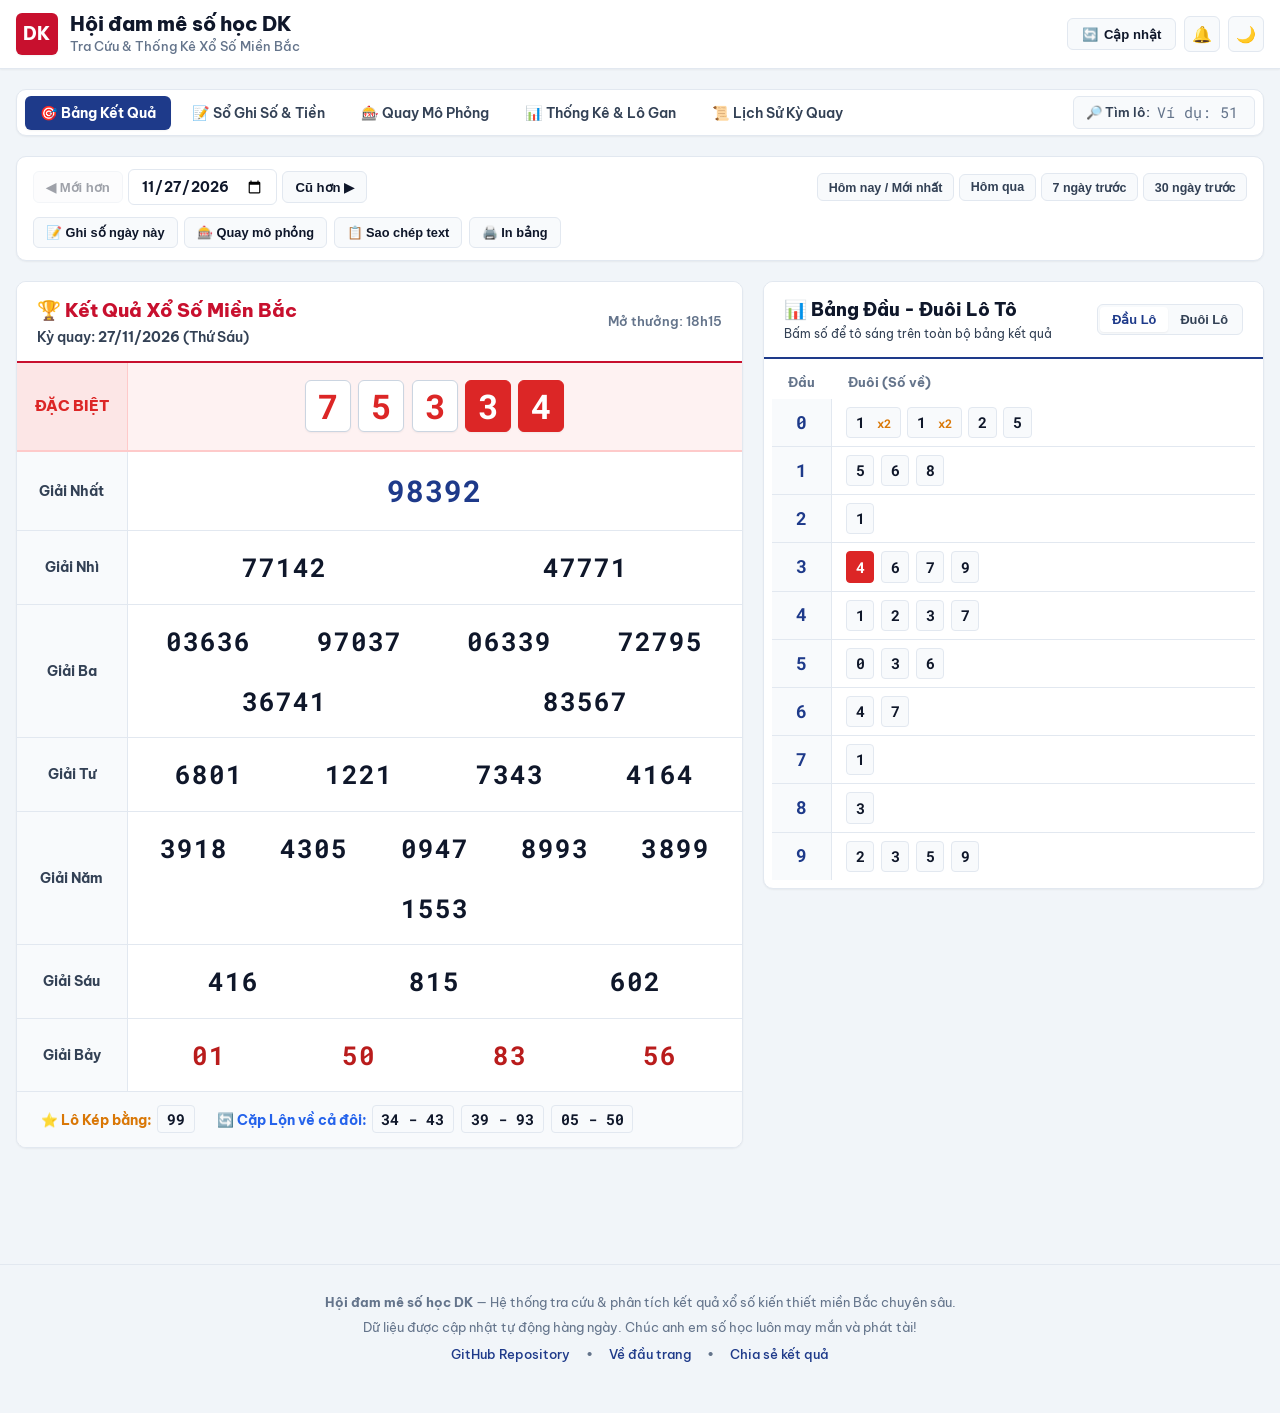
<file: index.html>
<!DOCTYPE html>
<html lang="vi">
<head>
  <meta charset="UTF-8">
  <meta http-equiv="refresh" content="0; url=web/index.html">
  <meta name="viewport" content="width=device-width, initial-scale=1.0">
  <title>Hội đam mê số học DK - Xổ Số Miền Bắc Trực Tiếp</title>
  <script>
    window.location.replace("web/index.html" + window.location.search + window.location.hash);
  </script>
</head>
<body style="background:#02071f; color:#93c5fd; font-family:sans-serif; text-align:center; padding-top:20vh;">
  <h2>Đang chuyển hướng đến Hội đam mê số học DK...</h2>
  <p><a href="web/index.html" style="color:#fbbf24;">Bấm vào đây nếu trình duyệt không tự chuyển hướng</a></p>
</body>
</html>
</file>
<file: web/css/style.css>
/* ===================================================================
   Hội Đam Mê Số Học DK - Kết Quả Xổ Số Miền Bắc (XSMB)
   Phong cách thiết kế: Đơn giản, rõ ràng, truyền thống chuẩn mực,
   tối ưu tra cứu nhanh, không lạm dụng hiệu ứng đồ họa hay neon AI.
   =================================================================== */

:root {
  /* Bảng màu chính (Theme Sáng - Mặc định cho trang xổ số Việt Nam) */
  --brand-red: #c8102e;          /* Đỏ truyền thống xổ số kiến thiết */
  --brand-red-hover: #a50b24;
  --brand-navy: #1e3a8a;         /* Xanh navy trang trọng */
  --brand-navy-light: #2563eb;

  /* Nền & Thẻ */
  --bg-primary: #f1f5f9;         /* Slate 100 - nền dịu mắt */
  --bg-secondary: #ffffff;       /* Trắng tinh khôi */
  --bg-card: #ffffff;
  --bg-card-hover: #f8fafc;
  --bg-tertiary: #f8fafc;        /* Slate 50 */
  --bg-muted: #e2e8f0;

  /* Đường kẻ & Viền */
  --border-subtle: #e2e8f0;       /* Viền thanh lịch */
  --border-highlight: #cbd5e1;
  --border-strong: #94a3b8;

  /* Màu chữ */
  --text-primary: #0f172a;        /* Đen than Slate 900 - nét, rõ */
  --text-secondary: #334155;      /* Slate 700 */
  --text-muted: #64748b;          /* Slate 500 */
  --text-inverse: #ffffff;

  /* Màu giải thưởng */
  --prize-special: #dc2626;       /* Đỏ nổi bật giải đặc biệt */
  --prize-special-bg: #fef2f2;    /* Nền đỏ nhạt giải đặc biệt */
  --prize-special-border: #fecaca;
  --prize-first: #1e3a8a;         /* Xanh navy giải nhất */
  --prize-seventh: #b91c1c;       /* Đỏ sẫm giải 7 */
  --highlight-bg: #fef08a;        /* Vàng highlight khi tra cứu */
  --highlight-text: #854d0e;
  --highlight-border: #eab308;

  /* Trạng thái */
  --color-success: #16a34a;
  --color-danger: #dc2626;
  --color-warning: #d97706;

  /* Aliases tương thích ngược */
  --gold-400: #d97706;
  --gold-500: #b45309;
  --gold-gradient: #fef08a;
  --ruby-400: #dc2626;
  --ruby-500: #b91c1c;
  --ruby-gradient: #dc2626;
  --cyan-400: #2563eb;
  --emerald-400: #16a34a;

  /* Kiểu chữ */
  --font-family: 'Be Vietnam Pro', -apple-system, BlinkMacSystemFont, 'Segoe UI', Roboto, Helvetica, Arial, sans-serif;
  --font-mono: 'Roboto Mono', 'SF Pro Display', Consolas, Menlo, monospace;

  /* Bo góc & Đổ bóng nhẹ nhàng, thực tế */
  --radius-xs: 4px;
  --radius-sm: 6px;
  --radius-md: 10px;
  --radius-lg: 14px;
  --radius-full: 9999px;

  --shadow-sm: 0 1px 2px 0 rgba(0, 0, 0, 0.05);
  --shadow-md: 0 4px 6px -1px rgba(0, 0, 0, 0.07), 0 2px 4px -2px rgba(0, 0, 0, 0.05);
  --shadow-lg: 0 10px 15px -3px rgba(0, 0, 0, 0.08), 0 4px 6px -4px rgba(0, 0, 0, 0.04);

  --max-width: 1320px;
  --transition-fast: 0.15s ease-in-out;
}

/* ===================================================================
   Chế độ tối (Dark Mode - Slate Tối Giản, Dịu Mắt, Không Neon)
   =================================================================== */
[data-theme="dark"] {
  --brand-red: #ef4444;
  --brand-red-hover: #dc2626;
  --brand-navy: #3b82f6;
  --brand-navy-light: #60a5fa;

  --bg-primary: #0f172a;         /* Slate 900 */
  --bg-secondary: #1e293b;       /* Slate 800 */
  --bg-card: #1e293b;
  --bg-card-hover: #273549;
  --bg-tertiary: #162032;
  --bg-muted: #334155;

  --border-subtle: #334155;       /* Slate 700 */
  --border-highlight: #475569;
  --border-strong: #64748b;

  --text-primary: #f8fafc;        /* Slate 50 */
  --text-secondary: #cbd5e1;      /* Slate 300 */
  --text-muted: #94a3b8;          /* Slate 400 */
  --text-inverse: #0f172a;

  --prize-special: #f87171;
  --prize-special-bg: #450a0a;
  --prize-special-border: #991b1b;
  --prize-first: #93c5fd;
  --prize-seventh: #fca5a5;
  --highlight-bg: #854d0e;
  --highlight-text: #fef08a;
  --highlight-border: #ca8a04;

  --gold-400: #fbbf24;
  --gold-500: #f59e0b;
  --gold-gradient: #854d0e;
  --ruby-400: #f87171;
  --ruby-500: #ef4444;
  --ruby-gradient: #dc2626;
  --cyan-400: #60a5fa;
  --emerald-400: #34d399;

  --shadow-sm: 0 1px 2px 0 rgba(0, 0, 0, 0.3);
  --shadow-md: 0 4px 6px -1px rgba(0, 0, 0, 0.4);
  --shadow-lg: 0 10px 15px -3px rgba(0, 0, 0, 0.5);
}

/* ===================================================================
   Reset & Thiết lập nền tảng
   =================================================================== */
*, *::before, *::after {
  box-sizing: border-box;
  margin: 0;
  padding: 0;
}

html {
  font-size: 16px;
  scroll-behavior: smooth;
  color-scheme: light;
}

[data-theme="dark"] html {
  color-scheme: dark;
}

body {
  font-family: var(--font-family);
  background-color: var(--bg-primary);
  color: var(--text-primary);
  min-height: 100vh;
  line-height: 1.5;
  -webkit-font-smoothing: antialiased;
  -moz-osx-font-smoothing: grayscale;
}

/* Thanh cuộn tối giản */
::-webkit-scrollbar {
  width: 7px;
  height: 7px;
}
::-webkit-scrollbar-track {
  background: var(--bg-primary);
}
::-webkit-scrollbar-thumb {
  background: var(--border-highlight);
  border-radius: var(--radius-full);
}
::-webkit-scrollbar-thumb:hover {
  background: var(--text-muted);
}

.app-container {
  max-width: var(--max-width);
  margin: 0 auto;
  padding: 0 1rem 3rem 1rem;
}

/* ===================================================================
   Header & Điều hướng Đầu Trang (Site Header)
   =================================================================== */
.site-header {
  background: var(--bg-secondary);
  border-bottom: 1px solid var(--border-subtle);
  margin-bottom: 1.25rem;
  box-shadow: var(--shadow-sm);
}

.header-inner {
  max-width: var(--max-width);
  margin: 0 auto;
  padding: 0.75rem 1rem;
  display: flex;
  align-items: center;
  justify-content: space-between;
}

.header-top-row {
  display: flex;
  align-items: center;
  justify-content: space-between;
  width: 100%;
}

.brand-wrapper {
  display: flex;
  align-items: center;
  gap: 0.75rem;
  text-decoration: none;
  color: inherit;
}

.brand-logo-ball {
  width: 42px;
  height: 42px;
  border-radius: var(--radius-sm);
  background: var(--brand-red);
  color: #ffffff;
  display: flex;
  align-items: center;
  justify-content: center;
  font-weight: 800;
  font-size: 1.15rem;
  letter-spacing: 0.02em;
  box-shadow: var(--shadow-sm);
}

.brand-text h1 {
  font-size: 1.25rem;
  font-weight: 800;
  color: var(--text-primary);
  letter-spacing: -0.01em;
  line-height: 1.2;
}

.brand-subtext {
  font-size: 0.8rem;
  color: var(--text-muted);
  font-weight: 500;
  margin-top: 1px;
}

.header-actions {
  display: flex;
  align-items: center;
  gap: 0.5rem;
}

.btn-sync {
  display: inline-flex;
  align-items: center;
  gap: 0.4rem;
  padding: 0.45rem 0.85rem;
  background: var(--bg-tertiary);
  border: 1px solid var(--border-subtle);
  border-radius: var(--radius-sm);
  color: var(--text-primary);
  font-size: 0.82rem;
  font-weight: 600;
  cursor: pointer;
  transition: var(--transition-fast);
}

.btn-sync:hover {
  background: var(--bg-muted);
  border-color: var(--border-highlight);
}

.icon-btn {
  width: 36px;
  height: 36px;
  border-radius: var(--radius-sm);
  background: var(--bg-tertiary);
  border: 1px solid var(--border-subtle);
  color: var(--text-primary);
  display: inline-flex;
  align-items: center;
  justify-content: center;
  cursor: pointer;
  font-size: 1rem;
  transition: var(--transition-fast);
}

.icon-btn:hover {
  background: var(--bg-muted);
  border-color: var(--border-highlight);
}

/* ===================================================================
   Thanh Tabs Điều Hướng (Main Navigation Tabs)
   =================================================================== */
.nav-tabs-wrapper {
  display: flex;
  align-items: center;
  justify-content: space-between;
  background: var(--bg-secondary);
  padding: 0.35rem 0.5rem;
  border-radius: var(--radius-md);
  border: 1px solid var(--border-subtle);
  margin-bottom: 1.25rem;
  box-shadow: var(--shadow-sm);
  gap: 1rem;
}

.nav-tabs {
  display: flex;
  align-items: center;
  gap: 0.35rem;
  list-style: none;
  flex-wrap: nowrap;
}

.nav-tab-item {
  flex-shrink: 0;
}

.nav-tab-btn {
  display: flex;
  align-items: center;
  gap: 0.4rem;
  padding: 0.5rem 0.95rem;
  background: transparent;
  color: var(--text-secondary);
  border: none;
  border-radius: var(--radius-sm);
  font-family: var(--font-family);
  font-size: 0.88rem;
  font-weight: 600;
  cursor: pointer;
  transition: var(--transition-fast);
  white-space: nowrap;
}

.nav-tab-btn:hover {
  color: var(--text-primary);
  background: var(--bg-tertiary);
}

.nav-tab-btn.active {
  background: var(--brand-navy);
  color: #ffffff;
  font-weight: 700;
  box-shadow: var(--shadow-sm);
}

[data-theme="dark"] .nav-tab-btn.active {
  background: var(--brand-navy);
  color: #ffffff;
}

.quick-search-box {
  display: flex;
  align-items: center;
  gap: 0.45rem;
  padding: 0.35rem 0.75rem;
  background: var(--bg-tertiary);
  border: 1px solid var(--border-subtle);
  border-radius: var(--radius-sm);
  font-size: 0.82rem;
  color: var(--text-secondary);
  font-weight: 600;
}

.quick-search-box input {
  background: transparent;
  border: none;
  outline: none;
  color: var(--text-primary);
  font-family: var(--font-mono);
  font-size: 0.92rem;
  font-weight: 700;
  width: 85px;
}

.quick-search-box input::placeholder {
  color: var(--text-muted);
  font-weight: normal;
}

.search-alert-bar {
  margin: 0 0 1rem 0;
  padding: 0.65rem 1rem;
  border-radius: var(--radius-sm);
  background: #ecfdf5;
  border: 1px solid #a7f3d0;
  color: #065f46;
  font-size: 0.85rem;
  font-weight: 600;
  display: none;
  align-items: center;
  justify-content: space-between;
}

[data-theme="dark"] .search-alert-bar {
  background: #064e3b;
  border-color: #047857;
  color: #6ee7b7;
}

/* ===================================================================
   Thanh Chọn Ngày & Tiện Ích (Date Navigation Bar)
   =================================================================== */
.date-bar {
  display: flex;
  align-items: center;
  justify-content: space-between;
  flex-wrap: wrap;
  gap: 0.75rem;
  background: var(--bg-secondary);
  padding: 0.75rem 1rem;
  border-radius: var(--radius-md);
  border: 1px solid var(--border-subtle);
  margin-bottom: 1.25rem;
  box-shadow: var(--shadow-sm);
}

.date-selector-group {
  display: flex;
  align-items: center;
  gap: 0.35rem;
}

.date-nav-btn {
  padding: 0.45rem 0.75rem;
  background: var(--bg-tertiary);
  border: 1px solid var(--border-subtle);
  border-radius: var(--radius-sm);
  color: var(--text-primary);
  font-size: 0.82rem;
  font-weight: 600;
  cursor: pointer;
  transition: var(--transition-fast);
}

.date-nav-btn:hover:not(:disabled) {
  background: var(--bg-muted);
  border-color: var(--border-highlight);
}

.date-nav-btn:disabled {
  opacity: 0.4;
  cursor: not-allowed;
}

.date-picker-input {
  background: var(--bg-secondary);
  border: 1px solid var(--border-subtle);
  color: var(--text-primary);
  font-family: var(--font-family);
  font-weight: 700;
  font-size: 0.9rem;
  padding: 0.42rem 0.75rem;
  border-radius: var(--radius-sm);
  cursor: pointer;
  outline: none;
}

.date-picker-input:focus {
  border-color: var(--brand-navy);
}

.date-shortcuts {
  display: flex;
  align-items: center;
  gap: 0.35rem;
}

.date-chip {
  padding: 0.35rem 0.65rem;
  border-radius: var(--radius-sm);
  background: var(--bg-tertiary);
  border: 1px solid var(--border-subtle);
  color: var(--text-secondary);
  font-size: 0.78rem;
  font-weight: 600;
  cursor: pointer;
  transition: var(--transition-fast);
}

.date-chip:hover, .date-chip.active {
  background: var(--brand-navy);
  border-color: var(--brand-navy);
  color: #ffffff;
}

.board-action-group {
  display: flex;
  align-items: center;
  gap: 0.4rem;
}

.board-action-btn {
  display: inline-flex;
  align-items: center;
  gap: 0.3rem;
  padding: 0.45rem 0.75rem;
  background: var(--bg-tertiary);
  border: 1px solid var(--border-subtle);
  color: var(--text-primary);
  border-radius: var(--radius-sm);
  font-size: 0.8rem;
  font-weight: 600;
  cursor: pointer;
  transition: var(--transition-fast);
}

.board-action-btn:hover {
  background: var(--bg-muted);
  border-color: var(--border-highlight);
}

/* ===================================================================
   Bố Cục Kết Quả (Bảng Giải Thưởng + Bảng Đầu Đuôi Lô Tô)
   =================================================================== */
.lottery-grid-layout {
  display: grid;
  grid-template-columns: 1.45fr 1fr;
  gap: 1.25rem;
  margin-bottom: 1.75rem;
  align-items: start;
}

@media (max-width: 1024px) {
  .lottery-grid-layout {
    grid-template-columns: 1fr;
  }
}

/* ===================================================================
   Bảng Kết Quả Xổ Số Miền Bắc (Main Prize Table Card)
   =================================================================== */
.prize-board-card {
  background: var(--bg-card);
  border: 1px solid var(--border-subtle);
  border-radius: var(--radius-md);
  box-shadow: var(--shadow-sm);
  overflow: hidden;
}

.board-header {
  padding: 0.85rem 1.25rem;
  background: var(--bg-secondary);
  border-bottom: 2px solid var(--brand-red);
  display: flex;
  align-items: center;
  justify-content: space-between;
}

.board-title-group h2 {
  font-size: 1.2rem;
  font-weight: 800;
  color: var(--brand-red);
  display: flex;
  align-items: center;
  gap: 0.4rem;
}

.board-date-label {
  font-size: 0.85rem;
  color: var(--text-secondary);
  font-weight: 600;
  margin-top: 2px;
}

.board-table {
  width: 100%;
  border-collapse: collapse;
}

.board-row {
  border-bottom: 1px solid var(--border-subtle);
  transition: background-color var(--transition-fast);
}

.board-row:hover {
  background-color: var(--bg-tertiary);
}

.board-row:last-child {
  border-bottom: none;
}

.prize-name-col {
  width: 110px;
  padding: 0.85rem 1rem;
  font-weight: 700;
  font-size: 0.85rem;
  color: var(--text-secondary);
  border-right: 1px solid var(--border-subtle);
  text-align: center;
  vertical-align: middle;
  background: var(--bg-tertiary);
  user-select: none;
}

.prize-numbers-col {
  padding: 0.75rem 1rem;
  vertical-align: middle;
}

/* Giải Đặc Biệt (Hero Row) */
.board-row.special-row {
  background: var(--prize-special-bg);
  border-bottom: 2px solid var(--prize-special-border);
}

.board-row.special-row:hover {
  background: var(--prize-special-bg);
}

.board-row.special-row .prize-name-col {
  color: var(--prize-special);
  font-weight: 800;
  font-size: 0.95rem;
  background: rgba(220, 38, 38, 0.06);
  border-right-color: var(--prize-special-border);
}

.special-number-container {
  display: flex;
  align-items: center;
  justify-content: center;
  gap: 0.45rem;
  padding: 0.35rem 0;
}

.special-digit-ball {
  width: 46px;
  height: 52px;
  border-radius: var(--radius-sm);
  background: #ffffff;
  border: 1px solid var(--border-highlight);
  display: flex;
  align-items: center;
  justify-content: center;
  font-family: var(--font-mono);
  font-size: 2.1rem;
  font-weight: 900;
  color: var(--prize-special);
  box-shadow: var(--shadow-sm);
  user-select: all;
}

[data-theme="dark"] .special-digit-ball {
  background: #1e293b;
  border-color: #475569;
}

.special-digit-ball.last-two {
  background: var(--prize-special);
  color: #ffffff;
  border-color: var(--prize-special);
}

[data-theme="dark"] .special-digit-ball.last-two {
  background: #dc2626;
  color: #ffffff;
  border-color: #ef4444;
}

.special-digit-ball.pending-digit {
  color: var(--text-muted);
  opacity: 0.4;
  background: var(--bg-tertiary);
}

.lottery-num.pending-num {
  color: var(--text-muted);
  opacity: 0.35;
  cursor: default;
}

.live-pulse-badge {
  color: #dc2626;
  font-weight: 800;
  font-size: 0.82rem;
  letter-spacing: 0.02em;
}

[data-theme="dark"] .live-pulse-badge {
  color: #f87171;
}

/* ===================================================================
   Live Draw Real-Time Banner & Rolling Animations
   =================================================================== */
.live-status-banner {
  display: flex;
  align-items: center;
  justify-content: space-between;
  padding: 0.65rem 1rem;
  background: linear-gradient(135deg, rgba(220, 38, 38, 0.08) 0%, rgba(245, 158, 11, 0.08) 100%);
  border-bottom: 2px solid rgba(220, 38, 38, 0.35);
  border-top: 1px solid rgba(220, 38, 38, 0.15);
  transition: all var(--transition-fast);
}

.live-status-banner.hidden {
  display: none !important;
}

.live-status-banner.completed {
  background: linear-gradient(135deg, rgba(22, 163, 74, 0.08) 0%, rgba(13, 148, 136, 0.08) 100%);
  border-bottom-color: rgba(22, 163, 74, 0.35);
}

.live-status-left {
  display: flex;
  align-items: center;
  gap: 0.65rem;
}

.live-pulse-dot {
  width: 10px;
  height: 10px;
  border-radius: 50%;
  background-color: #ef4444;
  box-shadow: 0 0 0 0 rgba(239, 68, 68, 0.7);
  animation: liveDotPulse 1.4s infinite cubic-bezier(0.66, 0, 0, 1);
  flex-shrink: 0;
}

.live-status-banner.completed .live-pulse-dot {
  background-color: #22c55e;
  box-shadow: 0 0 0 0 rgba(34, 197, 94, 0.7);
  animation: liveDotPulseGreen 2s infinite;
}

@keyframes liveDotPulse {
  0% { transform: scale(0.95); box-shadow: 0 0 0 0 rgba(239, 68, 68, 0.7); }
  70% { transform: scale(1.15); box-shadow: 0 0 0 8px rgba(239, 68, 68, 0); }
  100% { transform: scale(0.95); box-shadow: 0 0 0 0 rgba(239, 68, 68, 0); }
}

@keyframes liveDotPulseGreen {
  0% { transform: scale(0.95); box-shadow: 0 0 0 0 rgba(34, 197, 94, 0.7); }
  70% { transform: scale(1.15); box-shadow: 0 0 0 8px rgba(34, 197, 94, 0); }
  100% { transform: scale(0.95); box-shadow: 0 0 0 0 rgba(34, 197, 94, 0); }
}

.live-status-titles {
  display: flex;
  flex-direction: column;
  gap: 0.1rem;
}

.live-status-badge {
  font-size: 0.8rem;
  font-weight: 800;
  color: #dc2626;
  letter-spacing: 0.03em;
  text-transform: uppercase;
}

[data-theme="dark"] .live-status-badge {
  color: #f87171;
}

.live-status-banner.completed .live-status-badge {
  color: #16a34a;
}

[data-theme="dark"] .live-status-banner.completed .live-status-badge {
  color: #4ade80;
}

.live-status-sub {
  font-size: 0.82rem;
  color: var(--text-primary);
  font-weight: 600;
}

.live-status-right {
  display: flex;
  align-items: center;
  gap: 0.5rem;
}

.live-progress-badge {
  font-size: 0.75rem;
  font-weight: 700;
  padding: 0.2rem 0.55rem;
  border-radius: var(--radius-xs);
  background: rgba(220, 38, 38, 0.12);
  color: #dc2626;
  border: 1px solid rgba(220, 38, 38, 0.25);
  font-family: var(--font-mono);
}

[data-theme="dark"] .live-progress-badge {
  background: rgba(239, 68, 68, 0.2);
  color: #fca5a5;
  border-color: rgba(239, 68, 68, 0.4);
}

.live-status-banner.completed .live-progress-badge {
  background: rgba(22, 163, 74, 0.15);
  color: #16a34a;
  border-color: rgba(22, 163, 74, 0.3);
}

.live-realtime-indicator {
  font-size: 0.72rem;
  font-weight: 700;
  padding: 0.2rem 0.45rem;
  border-radius: var(--radius-xs);
  background: #fef3c7;
  color: #b45309;
  border: 1px solid #fde68a;
}

[data-theme="dark"] .live-realtime-indicator {
  background: rgba(245, 158, 11, 0.2);
  color: #fcd34d;
  border-color: rgba(245, 158, 11, 0.4);
}

/* Rolling Number Animations (Hiệu Ứng Nhảy Số Tức Thì) */
.lottery-num.rolling-num {
  background: rgba(245, 158, 11, 0.15) !important;
  color: #d97706 !important;
  border: 1.5px dashed #f59e0b !important;
  font-weight: 900 !important;
  animation: rollingNumGlow 0.8s infinite alternate ease-in-out;
  cursor: wait;
}

[data-theme="dark"] .lottery-num.rolling-num {
  background: rgba(245, 158, 11, 0.22) !important;
  color: #fbbf24 !important;
  border-color: #f59e0b !important;
}

.special-digit-ball.rolling-ball {
  background: rgba(220, 38, 38, 0.12) !important;
  color: #ef4444 !important;
  border: 2px dashed #dc2626 !important;
  animation: rollingBallGlow 0.7s infinite alternate ease-in-out;
  cursor: wait;
}

@keyframes rollingNumGlow {
  0% { transform: scale(0.98); box-shadow: 0 0 4px rgba(245, 158, 11, 0.2); }
  100% { transform: scale(1.05); box-shadow: 0 0 10px rgba(245, 158, 11, 0.6); }
}

@keyframes rollingBallGlow {
  0% { transform: scale(0.97); box-shadow: 0 0 5px rgba(220, 38, 38, 0.2); }
  100% { transform: scale(1.06); box-shadow: 0 0 12px rgba(220, 38, 38, 0.7); }
}

/* Newly Revealed Number (Bung Số & Lóe Sáng) */
.lottery-num.newly-revealed,
.special-digit-ball.newly-revealed {
  animation: revealBounceGlow 1.8s cubic-bezier(0.175, 0.885, 0.32, 1.275) forwards;
  position: relative;
  z-index: 2;
}

@keyframes revealBounceGlow {
  0% {
    transform: scale(0.6);
    background-color: #fef08a !important;
    color: #854d0e !important;
    box-shadow: 0 0 20px rgba(234, 179, 8, 0.9);
  }
  30% {
    transform: scale(1.22);
    background-color: #fef08a !important;
    box-shadow: 0 0 25px rgba(234, 179, 8, 0.8);
  }
  60% {
    transform: scale(0.96);
  }
  100% {
    transform: scale(1);
  }
}

/* Loto Pill newly added flash */
.loto-pill.newly-added {
  animation: lotoPillFlash 2s cubic-bezier(0.175, 0.885, 0.32, 1.275) forwards;
}

@keyframes lotoPillFlash {
  0% {
    transform: scale(0.5);
    background-color: #fef08a !important;
    color: #854d0e !important;
    box-shadow: 0 0 16px rgba(234, 179, 8, 0.9);
  }
  35% {
    transform: scale(1.25);
    box-shadow: 0 0 18px rgba(234, 179, 8, 0.8);
  }
  100% {
    transform: scale(1);
  }
}

.special-meta {
  display: flex;
  align-items: center;
  justify-content: center;
  gap: 0.85rem;
  margin-top: 0.45rem;
  font-size: 0.8rem;
  color: var(--text-secondary);
}

.special-tag {
  display: inline-flex;
  align-items: center;
  gap: 0.25rem;
  padding: 0.2rem 0.6rem;
  border-radius: var(--radius-xs);
  background: #ffffff;
  border: 1px solid var(--prize-special-border);
  color: var(--prize-special);
  font-weight: 700;
  font-size: 0.82rem;
}

[data-theme="dark"] .special-tag {
  background: #1e293b;
  border-color: #991b1b;
}

/* Dãy Số Các Giải Còn Lại (Chuẩn Bản In, Sạch Sẽ) */
.numbers-flex-wrap {
  display: flex;
  align-items: center;
  justify-content: space-around;
  flex-wrap: wrap;
  gap: 0.75rem 1.25rem;
}

.lottery-num {
  font-family: var(--font-mono);
  font-weight: 700;
  letter-spacing: 0.04em;
  padding: 0.25rem 0.5rem;
  border-radius: var(--radius-xs);
  color: var(--text-primary);
  background: transparent;
  border: 1px solid transparent;
  transition: var(--transition-fast);
  cursor: pointer;
  user-select: all;
}

.lottery-num:hover {
  background: var(--bg-tertiary);
  border-color: var(--border-subtle);
  color: var(--brand-navy-light);
}

/* Tô sáng khi bấm tìm kiếm hoặc bấm lô tô */
.lottery-num.highlighted {
  background: var(--highlight-bg) !important;
  color: var(--highlight-text) !important;
  border-color: var(--highlight-border) !important;
  font-weight: 900 !important;
  box-shadow: 0 1px 3px rgba(0, 0, 0, 0.1);
}

.prize-1-num {
  font-size: 1.85rem;
  font-weight: 800;
  color: var(--prize-first);
}

.prize-2-num,
.prize-3-num,
.prize-4-num,
.prize-5-num,
.prize-6-num,
.prize-7-num {
  font-size: 1.6rem;
  font-weight: 700;
}

.prize-7-num {
  font-size: 1.6rem;
  font-weight: 800;
  color: var(--prize-seventh);
}

#sim-p1-container .sim-slot {
  font-size: 1.85rem;
  font-weight: 800;
  color: var(--prize-first);
}

#sim-board-table .sim-slot {
  font-size: 1.6rem;
  font-weight: 700;
}

/* ===================================================================
   Bảng Đầu - Đuôi Lô Tô (Loto 2-Digits Card)
   =================================================================== */
.loto-board-card {
  background: var(--bg-card);
  border: 1px solid var(--border-subtle);
  border-radius: var(--radius-md);
  box-shadow: var(--shadow-sm);
  overflow: hidden;
}

.loto-header {
  padding: 0.85rem 1.25rem;
  border-bottom: 2px solid var(--brand-navy);
  display: flex;
  align-items: center;
  justify-content: space-between;
  background: var(--bg-secondary);
}

.loto-header h2, .loto-header h3 {
  font-size: 1.15rem;
  font-weight: 800;
  color: var(--text-primary);
}

.loto-mode-toggle {
  display: flex;
  background: var(--bg-tertiary);
  border: 1px solid var(--border-subtle);
  border-radius: var(--radius-sm);
  padding: 2px;
}

.mode-toggle-btn {
  padding: 0.3rem 0.75rem;
  border: none;
  background: transparent;
  color: var(--text-secondary);
  font-size: 0.8rem;
  font-weight: 600;
  border-radius: var(--radius-xs);
  cursor: pointer;
  transition: var(--transition-fast);
}

.mode-toggle-btn.active {
  background: var(--bg-secondary);
  color: var(--brand-navy);
  font-weight: 700;
  box-shadow: var(--shadow-sm);
}

[data-theme="dark"] .mode-toggle-btn.active {
  background: var(--brand-navy);
  color: #ffffff;
}

.loto-table-wrapper {
  padding: 0.5rem;
}

.loto-table {
  width: 100%;
  border-collapse: collapse;
}

.loto-row {
  border-bottom: 1px solid var(--border-subtle);
  transition: background-color var(--transition-fast);
}

.loto-row:hover {
  background-color: var(--bg-tertiary);
}

.loto-row:last-child {
  border-bottom: none;
}

.loto-head-col, .loto-head-cell {
  width: 60px;
  padding: 0.55rem 0.5rem;
  text-align: center;
  font-family: var(--font-mono);
  font-size: 1.15rem;
  font-weight: 800;
  color: var(--brand-navy);
  background: var(--bg-tertiary);
  border-right: 1px solid var(--border-subtle);
  user-select: none;
}

.loto-head-col.cam {
  color: var(--brand-red);
  background: rgba(220, 38, 38, 0.05);
}

.loto-tail-col, .loto-tail-cell {
  padding: 0.5rem 0.85rem;
  vertical-align: middle;
}

.loto-tags-flex {
  display: flex;
  align-items: center;
  flex-wrap: wrap;
  gap: 0.4rem;
}

.loto-pill {
  font-family: var(--font-mono);
  font-size: 0.95rem;
  font-weight: 700;
  padding: 0.2rem 0.55rem;
  background: var(--bg-tertiary);
  border: 1px solid var(--border-subtle);
  border-radius: var(--radius-xs);
  color: var(--text-primary);
  cursor: pointer;
  transition: var(--transition-fast);
  user-select: none;
}

.loto-pill:hover {
  background: var(--bg-muted);
  border-color: var(--border-highlight);
  color: var(--brand-navy-light);
}

.loto-pill.is-special {
  background: var(--prize-special);
  color: #ffffff;
  border-color: var(--prize-special);
  font-weight: 900;
}

.loto-pill.multi-hit::after {
  content: 'x' attr(data-count);
  font-size: 0.72rem;
  font-weight: 800;
  color: var(--color-warning);
  margin-left: 0.2rem;
}

.loto-pill.is-special.multi-hit::after {
  color: #fef08a;
}

.cam-badge {
  font-size: 0.82rem;
  color: var(--text-muted);
  font-style: italic;
  font-weight: 500;
}

/* ===================================================================
   Tab Quay Mô Phỏng (Draw Simulator - G1 -> G7 -> GĐB)
   =================================================================== */
.simulator-container {
  background: var(--bg-card);
  border: 1px solid var(--border-subtle);
  border-radius: var(--radius-md);
  padding: 1.5rem;
  box-shadow: var(--shadow-sm);
  margin-bottom: 2rem;
}

.sim-header-flex {
  margin-bottom: 1.25rem;
}

.section-title {
  font-size: 1.3rem;
  font-weight: 800;
  color: var(--text-primary);
  margin-bottom: 0.35rem;
}

.section-desc {
  font-size: 0.88rem;
  color: var(--text-secondary);
  line-height: 1.5;
}

.sim-controls-bar {
  display: flex;
  align-items: center;
  justify-content: space-between;
  flex-wrap: wrap;
  gap: 0.85rem;
  background: var(--bg-tertiary);
  border: 1px solid var(--border-subtle);
  border-radius: var(--radius-sm);
  padding: 0.75rem 1rem;
  margin-bottom: 1.25rem;
}

.sim-stage-badge {
  padding: 0.4rem 0.85rem;
  border-radius: var(--radius-xs);
  background: var(--bg-secondary);
  border: 1px solid var(--border-subtle);
  font-size: 0.85rem;
  font-weight: 700;
  color: var(--brand-navy);
}

.sim-speed-selector {
  display: flex;
  align-items: center;
  gap: 0.35rem;
  font-size: 0.82rem;
  color: var(--text-secondary);
  font-weight: 600;
}

.sim-speed-btn {
  padding: 0.3rem 0.65rem;
  background: var(--bg-secondary);
  border: 1px solid var(--border-subtle);
  border-radius: var(--radius-xs);
  color: var(--text-secondary);
  font-size: 0.78rem;
  font-weight: 600;
  cursor: pointer;
  transition: var(--transition-fast);
}

.sim-speed-btn:hover {
  border-color: var(--border-highlight);
  color: var(--text-primary);
}

.sim-speed-btn.active {
  background: var(--brand-navy);
  color: #ffffff;
  border-color: var(--brand-navy);
}

.sim-btn-group {
  display: flex;
  align-items: center;
  gap: 0.4rem;
}

.btn-primary {
  display: inline-flex;
  align-items: center;
  gap: 0.4rem;
  padding: 0.5rem 1.1rem;
  background: var(--brand-red);
  color: #ffffff;
  font-weight: 700;
  font-size: 0.88rem;
  border: none;
  border-radius: var(--radius-sm);
  cursor: pointer;
  transition: var(--transition-fast);
  box-shadow: var(--shadow-sm);
}

.btn-primary:hover {
  background: var(--brand-red-hover);
}

/* Tiến độ quay */
.sim-progress-wrap {
  display: flex;
  flex-direction: column;
  gap: 0.35rem;
  margin-bottom: 1.25rem;
}

.sim-progress-bar-bg {
  width: 100%;
  height: 6px;
  background: var(--bg-muted);
  border-radius: var(--radius-full);
  overflow: hidden;
}

.sim-progress-bar-fill {
  height: 100%;
  background: var(--brand-navy);
  border-radius: var(--radius-full);
  transition: width 0.25s ease;
}

.sim-progress-info {
  display: flex;
  align-items: center;
  justify-content: space-between;
  font-size: 0.8rem;
  color: var(--text-secondary);
  font-weight: 600;
}

/* Khung hiển thị bóng số mô phỏng */
.rolling-cage {
  background: var(--bg-secondary);
  border: 1px solid var(--border-subtle);
  border-radius: var(--radius-md);
  padding: 1.25rem 1rem;
  margin-bottom: 1.5rem;
  text-align: center;
}

.sim-cage-label {
  font-size: 0.85rem;
  font-weight: 800;
  color: var(--text-muted);
  letter-spacing: 0.06em;
  text-transform: uppercase;
  margin-bottom: 0.85rem;
}

.sim-balls-row {
  display: flex;
  align-items: center;
  justify-content: center;
  gap: 0.75rem;
}

.sim-ball {
  width: 54px;
  height: 54px;
  border-radius: 50%;
  background: var(--bg-tertiary);
  border: 2px solid var(--border-highlight);
  display: flex;
  align-items: center;
  justify-content: center;
  font-family: var(--font-mono);
  font-size: 1.8rem;
  font-weight: 800;
  color: var(--text-primary);
  box-shadow: var(--shadow-sm);
  transition: transform var(--transition-fast);
}

.sim-ball.rolling {
  background: #eff6ff;
  border-color: #3b82f6;
  color: #1d4ed8;
  transform: translateY(-2px);
}

.sim-ball.special {
  background: #fef2f2;
  border-color: #dc2626;
  color: #dc2626;
}

.sim-slot {
  transition: background-color var(--transition-fast);
}

.sim-slot.rolling-now {
  background: #eff6ff !important;
  color: #1d4ed8 !important;
  border-color: #3b82f6 !important;
}

.sim-slot.newly-revealed {
  background: var(--highlight-bg) !important;
  color: var(--highlight-text) !important;
  border-color: var(--highlight-border) !important;
  font-weight: 900 !important;
}

.sim-slot.revealed-special {
  background: var(--prize-special-bg) !important;
  color: var(--prize-special) !important;
  border-color: var(--prize-special-border) !important;
}

.loto-tail-badge {
  font-family: var(--font-mono);
  font-size: 0.92rem;
  font-weight: 700;
  padding: 0.15rem 0.45rem;
  border-radius: var(--radius-xs);
  background: var(--bg-tertiary);
  border: 1px solid var(--border-subtle);
  display: inline-block;
  margin: 2px;
}

/* ===================================================================
   Tab Thống Kê & Lô Gan (Analytics)
   =================================================================== */
.card-section {
  background: var(--bg-card);
  border: 1px solid var(--border-subtle);
  border-radius: var(--radius-md);
  padding: 1.5rem;
  margin-bottom: 1.5rem;
  box-shadow: var(--shadow-sm);
}

.stats-grid-2col {
  display: grid;
  grid-template-columns: 1fr 1fr;
  gap: 1.25rem;
  margin-bottom: 1.5rem;
}

@media (max-width: 900px) {
  .stats-grid-2col {
    grid-template-columns: 1fr;
  }
}

.stat-box {
  background: var(--bg-card);
  border: 1px solid var(--border-subtle);
  border-radius: var(--radius-md);
  padding: 1.25rem;
  box-shadow: var(--shadow-sm);
}

.stat-box-title {
  font-size: 1.1rem;
  font-weight: 800;
  margin-bottom: 0.85rem;
  display: flex;
  align-items: center;
  justify-content: space-between;
}

.stat-table {
  width: 100%;
  border-collapse: collapse;
}

.stat-table th {
  padding: 0.55rem 0.75rem;
  text-align: left;
  font-size: 0.76rem;
  font-weight: 700;
  text-transform: uppercase;
  color: var(--text-muted);
  border-bottom: 1px solid var(--border-subtle);
  background: var(--bg-tertiary);
}

.stat-table td {
  padding: 0.6rem 0.75rem;
  font-size: 0.88rem;
  border-bottom: 1px solid var(--border-subtle);
}

.progress-bar-container {
  width: 100%;
  height: 6px;
  background: var(--bg-muted);
  border-radius: var(--radius-full);
  overflow: hidden;
}

.progress-bar-fill {
  height: 100%;
  border-radius: var(--radius-full);
}

.fill-ruby {
  background: var(--brand-red);
}

.fill-gold {
  background: var(--brand-navy);
}

/* Ma trận 100 số (00 - 99 Heatmap) */
.matrix-grid-100 {
  display: grid;
  grid-template-columns: repeat(10, 1fr);
  gap: 5px;
  margin-top: 1rem;
}

.matrix-cell {
  aspect-ratio: 1;
  border-radius: var(--radius-xs);
  background: var(--bg-tertiary);
  border: 1px solid var(--border-subtle);
  display: flex;
  flex-direction: column;
  align-items: center;
  justify-content: center;
  cursor: pointer;
  transition: var(--transition-fast);
  font-family: var(--font-mono);
}

.matrix-cell:hover {
  background: var(--bg-muted);
  border-color: var(--border-highlight);
}

.matrix-cell .cell-num {
  font-size: 0.95rem;
  font-weight: 800;
  color: var(--text-primary);
}

.matrix-cell .cell-hits {
  font-size: 0.65rem;
  color: var(--text-muted);
  font-weight: 600;
}

.matrix-cell.hit-today {
  background: #fef08a;
  border-color: #facc15;
}

.matrix-cell.hit-today .cell-num {
  color: #854d0e;
}

.matrix-cell.special-today {
  background: var(--brand-red);
  border-color: var(--brand-red);
}

.matrix-cell.special-today .cell-num,
.matrix-cell.special-today .cell-hits {
  color: #ffffff;
}

/* ===================================================================
   Tab Lịch Sử Kỳ Quay (Historical Browser)
   =================================================================== */
.history-header-flex {
  display: flex;
  align-items: center;
  justify-content: space-between;
  flex-wrap: wrap;
  gap: 0.85rem;
  margin-bottom: 1.25rem;
}

.history-controls-toolbar {
  display: flex;
  align-items: center;
  gap: 0.65rem;
  flex-wrap: wrap;
}

.history-search-input-wrap {
  display: flex;
  align-items: center;
  gap: 0.45rem;
  background: var(--bg-tertiary);
  border: 1px solid var(--border-subtle);
  border-radius: var(--radius-sm);
  padding: 0.4rem 0.75rem;
}

.history-search-input-wrap input {
  background: transparent;
  border: none;
  outline: none;
  color: var(--text-primary);
  font-family: var(--font-family);
  font-size: 0.88rem;
  width: 180px;
}

.btn-clear-search {
  background: transparent;
  border: none;
  color: var(--text-muted);
  cursor: pointer;
  font-size: 0.85rem;
}

.history-view-mode-toggle {
  display: flex;
  background: var(--bg-tertiary);
  border: 1px solid var(--border-subtle);
  border-radius: var(--radius-sm);
  padding: 2px;
}

/* Thẻ Lịch Sử */
.history-cards-container {
  display: grid;
  grid-template-columns: repeat(auto-fill, minmax(350px, 1fr));
  gap: 1rem;
  margin-top: 0.5rem;
}

.history-card {
  background: var(--bg-card);
  border: 1px solid var(--border-subtle);
  border-radius: var(--radius-md);
  padding: 1rem;
  box-shadow: var(--shadow-sm);
  display: flex;
  flex-direction: column;
  gap: 0.75rem;
  transition: var(--transition-fast);
}

.history-card:hover {
  border-color: var(--border-highlight);
  box-shadow: var(--shadow-md);
}

.history-card-header {
  display: flex;
  align-items: center;
  justify-content: space-between;
  border-bottom: 1px solid var(--border-subtle);
  padding-bottom: 0.5rem;
}

.history-card-date {
  display: flex;
  align-items: baseline;
  gap: 0.4rem;
}

.history-card-day {
  font-size: 0.82rem;
  color: var(--text-muted);
  font-weight: 600;
}

.history-card-date-str {
  font-size: 1.05rem;
  font-weight: 800;
  color: var(--text-primary);
}

.history-card-action-btn {
  padding: 0.3rem 0.65rem;
  background: var(--bg-tertiary);
  color: var(--brand-navy);
  border: 1px solid var(--border-subtle);
  border-radius: var(--radius-xs);
  font-size: 0.78rem;
  font-weight: 700;
  cursor: pointer;
  transition: var(--transition-fast);
}

.history-card-action-btn:hover {
  background: var(--brand-navy);
  color: #ffffff;
}

.history-card-prizes {
  display: grid;
  grid-template-columns: 1.3fr 1fr 0.9fr;
  gap: 0.5rem;
  background: var(--bg-tertiary);
  padding: 0.55rem 0.75rem;
  border-radius: var(--radius-xs);
  border: 1px solid var(--border-subtle);
}

.history-prize-item {
  display: flex;
  flex-direction: column;
  align-items: center;
  text-align: center;
}

.history-prize-label {
  font-size: 0.68rem;
  font-weight: 700;
  color: var(--text-muted);
  text-transform: uppercase;
  margin-bottom: 2px;
}

.history-prize-value {
  font-family: var(--font-mono);
  font-weight: 800;
}

.history-prize-item.special .history-prize-value {
  font-size: 1.25rem;
  color: var(--brand-red);
}

.history-prize-item.p1 .history-prize-value {
  font-size: 1.1rem;
  color: var(--brand-navy);
}

.history-prize-item.head-tail .history-prize-value {
  font-size: 1.05rem;
  color: var(--text-primary);
}

.history-loto-badges {
  display: flex;
  flex-wrap: wrap;
  gap: 4px;
}

.history-table-wrapper {
  overflow-x: auto;
  margin-top: 1rem;
  border-radius: var(--radius-md);
  border: 1px solid var(--border-subtle);
}

.history-table {
  width: 100%;
  border-collapse: collapse;
}

.history-table th {
  padding: 0.65rem 0.85rem;
  background: var(--bg-tertiary);
  font-size: 0.78rem;
  font-weight: 700;
  text-transform: uppercase;
  color: var(--text-secondary);
  border-bottom: 1px solid var(--border-subtle);
  text-align: left;
}

.history-table td {
  padding: 0.65rem 0.85rem;
  font-size: 0.88rem;
  border-bottom: 1px solid var(--border-subtle);
  vertical-align: middle;
}

.pagination-bar {
  display: flex;
  align-items: center;
  justify-content: space-between;
  margin-top: 1.25rem;
  padding-top: 0.85rem;
  border-top: 1px solid var(--border-subtle);
  font-size: 0.85rem;
  color: var(--text-secondary);
}

.pagination-btns {
  display: flex;
  gap: 0.35rem;
}

/* ===================================================================
   Chân Trang (Site Footer)
   =================================================================== */
.site-footer {
  margin-top: 2.5rem;
  padding-top: 1.75rem;
  border-top: 1px solid var(--border-subtle);
  text-align: center;
  color: var(--text-muted);
  font-size: 0.82rem;
}

.footer-links {
  display: flex;
  align-items: center;
  justify-content: center;
  gap: 1rem;
  margin-top: 0.45rem;
}

.footer-links a {
  color: var(--brand-navy);
  text-decoration: none;
  font-weight: 500;
}

.footer-links a:hover {
  text-decoration: underline;
}

/* ===================================================================
   Mobile Bottom Navigation
   =================================================================== */
.mobile-bottom-nav {
  display: none;
}

@media (max-width: 768px) {
  html {
    font-size: 15px;
  }

  .app-container {
    padding: 0 0.5rem calc(4.5rem + env(safe-area-inset-bottom)) 0.5rem;
  }

  .header-inner {
    padding: 0.65rem 0.75rem;
  }

  .brand-logo-ball {
    width: 36px;
    height: 36px;
    font-size: 1rem;
  }

  .brand-text h1 {
    font-size: 1.05rem;
  }

  .brand-subtext {
    display: none;
  }

  .nav-tabs-wrapper {
    flex-direction: column;
    align-items: stretch;
    padding: 0.35rem;
    gap: 0.5rem;
  }

  .nav-tabs {
    overflow-x: auto;
    width: 100%;
    scrollbar-width: none;
  }
  .nav-tabs::-webkit-scrollbar {
    display: none;
  }

  .quick-search-box {
    width: 100%;
  }
  .quick-search-box input {
    flex: 1;
    width: auto;
  }

  .date-bar {
    padding: 0.65rem 0.75rem;
    gap: 0.5rem;
  }

  .date-selector-group {
    width: 100%;
  }

  .date-nav-btn {
    flex: 1;
    text-align: center;
  }

  .date-picker-input {
    flex: 2;
    min-width: 0;
    text-align: center;
  }

  .date-shortcuts {
    width: 100%;
    overflow-x: auto;
    scrollbar-width: none;
  }
  .date-shortcuts::-webkit-scrollbar {
    display: none;
  }

  .board-action-group {
    width: 100%;
  }

  .board-action-btn {
    flex: 1;
    justify-content: center;
  }

  #btn-print-result, #btn-quick-sim {
    display: none;
  }

  .prize-name-col {
    width: 75px;
    padding: 0.5rem 0.25rem;
    font-size: 0.78rem;
  }

  .prize-numbers-col {
    padding: 0.5rem 0.4rem;
  }

  .special-digit-ball {
    width: 36px;
    height: 44px;
    font-size: 1.6rem;
  }

  .prize-1-num,
  #sim-p1-container .sim-slot {
    font-size: 1.45rem;
  }

  .prize-2-num,
  .prize-3-num,
  .prize-4-num,
  .prize-5-num,
  .prize-6-num,
  .prize-7-num,
  #sim-board-table .sim-slot {
    font-size: 1.3rem;
  }

  .loto-head-col {
    width: 48px;
    font-size: 1rem;
    padding: 0.4rem 0.2rem;
  }

  .loto-tail-col {
    padding: 0.4rem 0.5rem;
  }

  .mobile-bottom-nav {
    display: flex;
    position: fixed;
    bottom: 0;
    left: 0;
    right: 0;
    z-index: 1000;
    background: var(--bg-secondary);
    border-top: 1px solid var(--border-subtle);
    padding: 0.35rem 0.25rem calc(0.35rem + env(safe-area-inset-bottom)) 0.25rem;
    justify-content: space-around;
    align-items: center;
    box-shadow: 0 -2px 10px rgba(0, 0, 0, 0.05);
  }

  .mobile-nav-item {
    display: flex;
    flex-direction: column;
    align-items: center;
    justify-content: center;
    background: transparent;
    border: none;
    color: var(--text-muted);
    font-family: var(--font-family);
    font-size: 0.68rem;
    font-weight: 700;
    padding: 0.2rem 0.3rem;
    cursor: pointer;
    flex: 1;
  }

  .mobile-nav-icon {
    font-size: 1.2rem;
    margin-bottom: 2px;
  }

  .mobile-nav-item.active {
    color: var(--brand-red);
  }
}

/* ===================================================================
   In Ấn (Print Optimization)
   =================================================================== */
@media print {
  body {
    background: #fff !important;
    color: #000 !important;
  }
  .site-header, .date-bar, .nav-tabs-wrapper, .site-footer,
  .board-action-group, .card-section:not(#section-board),
  .loto-board-card, .mobile-bottom-nav {
    display: none !important;
  }
  .app-container {
    max-width: 100% !important;
    padding: 0 !important;
  }
  .lottery-grid-layout {
    grid-template-columns: 1fr !important;
  }
  .prize-board-card {
    box-shadow: none !important;
    border: 1px solid #000 !important;
  }
}

.rotating {
  display: inline-block;
  animation: spin 0.8s linear infinite;
}

@keyframes spin {
  from { transform: rotate(0deg); }
  to { transform: rotate(360deg); }
}

/* ===================================================================
   TAB: SỔ GHI SỐ & TIỀN THEO NGÀY (BET NOTES & EXPENSE NOTEBOOK)
   =================================================================== */
.notes-page-container {
  display: flex;
  flex-direction: column;
  gap: 1.25rem;
  margin-bottom: 2rem;
}

.notes-header-card {
  background: var(--bg-card);
  border: 1px solid var(--border-subtle);
  border-radius: var(--radius-lg);
  padding: 1.25rem 1.5rem;
  display: flex;
  justify-content: space-between;
  align-items: center;
  flex-wrap: wrap;
  gap: 1rem;
  box-shadow: var(--shadow-sm);
}

.notes-title-group {
  display: flex;
  align-items: center;
  gap: 0.75rem;
  flex-wrap: wrap;
}

.notes-title-group h2 {
  font-size: 1.35rem;
  font-weight: 800;
  color: var(--text-primary);
  margin: 0;
}

.notes-badge {
  background: rgba(22, 163, 74, 0.12);
  color: var(--color-success);
  border: 1px solid rgba(22, 163, 74, 0.25);
  font-size: 0.75rem;
  font-weight: 700;
  padding: 0.25rem 0.65rem;
  border-radius: var(--radius-full);
}

.notes-subtitle {
  font-size: 0.85rem;
  color: var(--text-muted);
  margin: 0.35rem 0 0 0;
  max-width: 650px;
  line-height: 1.45;
}

.notes-top-actions {
  display: flex;
  align-items: center;
  gap: 0.5rem;
  flex-wrap: wrap;
}

.notes-btn {
  padding: 0.55rem 0.95rem;
  border-radius: var(--radius-md);
  font-size: 0.85rem;
  font-weight: 600;
  cursor: pointer;
  transition: all var(--transition-fast);
  display: inline-flex;
  align-items: center;
  gap: 0.4rem;
  border: none;
}

.btn-primary-gradient {
  background: linear-gradient(135deg, var(--brand-red) 0%, #dc2626 100%);
  color: #fff;
  box-shadow: 0 2px 4px rgba(200, 16, 46, 0.25);
}

.btn-primary-gradient:hover {
  background: linear-gradient(135deg, var(--brand-red-hover) 0%, #b91c1c 100%);
  transform: translateY(-1px);
}

.btn-secondary-outline {
  background: var(--bg-tertiary);
  color: var(--text-secondary);
  border: 1px solid var(--border-highlight);
}

.btn-secondary-outline:hover {
  background: var(--bg-card-hover);
  color: var(--text-primary);
  border-color: var(--border-strong);
}

/* Dropdown actions */
.notes-dropdown-wrapper {
  position: relative;
}

.notes-dropdown-menu {
  display: none;
  position: absolute;
  right: 0;
  top: calc(100% + 6px);
  background: var(--bg-card);
  border: 1px solid var(--border-subtle);
  border-radius: var(--radius-md);
  box-shadow: var(--shadow-lg);
  min-width: 210px;
  z-index: 100;
  padding: 0.4rem;
}

.notes-dropdown-menu.show {
  display: block;
}

.dropdown-item {
  width: 100%;
  padding: 0.6rem 0.85rem;
  font-size: 0.85rem;
  font-weight: 500;
  color: var(--text-secondary);
  background: transparent;
  border: none;
  text-align: left;
  border-radius: var(--radius-sm);
  cursor: pointer;
  transition: background var(--transition-fast);
}

.dropdown-item:hover {
  background: var(--bg-tertiary);
  color: var(--text-primary);
}

.dropdown-item.text-danger {
  color: var(--color-danger);
}

.dropdown-item.text-danger:hover {
  background: rgba(220, 38, 38, 0.08);
}

.dropdown-divider {
  height: 1px;
  background: var(--border-subtle);
  margin: 0.35rem 0;
}

/* Odds Settings Panel */
.notes-settings-panel {
  background: var(--bg-card);
  border: 1px solid var(--border-highlight);
  border-radius: var(--radius-lg);
  padding: 1.25rem 1.5rem;
  box-shadow: var(--shadow-sm);
}

.settings-header-flex {
  display: flex;
  justify-content: space-between;
  align-items: center;
  margin-bottom: 1rem;
}

.settings-header-flex h3 {
  font-size: 1.1rem;
  font-weight: 700;
  color: var(--text-primary);
  margin: 0;
}

.settings-grid {
  display: grid;
  grid-template-columns: repeat(auto-fit, minmax(180px, 1fr));
  gap: 1rem;
  margin-bottom: 1.25rem;
}

.settings-field {
  display: flex;
  flex-direction: column;
  gap: 0.35rem;
}

.settings-field label {
  font-size: 0.78rem;
  font-weight: 600;
  color: var(--text-secondary);
}

.settings-input {
  padding: 0.5rem 0.75rem;
  border-radius: var(--radius-sm);
  border: 1px solid var(--border-highlight);
  background: var(--bg-tertiary);
  color: var(--text-primary);
  font-size: 0.9rem;
  font-weight: 600;
  font-family: var(--font-mono);
}

.settings-input:focus {
  outline: none;
  border-color: var(--brand-red);
  background: var(--bg-card);
}

.settings-actions {
  display: flex;
  justify-content: flex-end;
  gap: 0.5rem;
}

/* Main 2-column Grid */
.notes-main-grid {
  display: grid;
  grid-template-columns: 370px 1fr;
  gap: 1.25rem;
  align-items: start;
}

@media (max-width: 1024px) {
  .notes-main-grid {
    grid-template-columns: 1fr;
  }
}

/* Left Column: Form Card */
.notes-form-card {
  background: var(--bg-card);
  border: 1px solid var(--border-subtle);
  border-radius: var(--radius-lg);
  padding: 1.25rem;
  box-shadow: var(--shadow-sm);
  position: sticky;
  top: 1rem;
}

.card-header-styled {
  display: flex;
  justify-content: space-between;
  align-items: center;
  padding-bottom: 0.85rem;
  border-bottom: 1px solid var(--border-subtle);
  margin-bottom: 1rem;
}

.card-header-styled h3 {
  font-size: 1.05rem;
  font-weight: 800;
  color: var(--text-primary);
  margin: 0;
}

.header-badge {
  font-size: 0.72rem;
  font-weight: 700;
  padding: 0.2rem 0.55rem;
  border-radius: var(--radius-full);
  background: var(--bg-tertiary);
  color: var(--text-secondary);
  border: 1px solid var(--border-highlight);
}

.header-badge.badge-warning {
  background: rgba(217, 119, 6, 0.12);
  color: var(--color-warning);
  border-color: rgba(217, 119, 6, 0.3);
}

.form-group {
  margin-bottom: 1.15rem;
}

.form-label {
  display: block;
  font-size: 0.82rem;
  font-weight: 700;
  color: var(--text-primary);
  margin-bottom: 0.4rem;
}

.form-label-row {
  display: flex;
  justify-content: space-between;
  align-items: center;
  margin-bottom: 0.4rem;
}

.form-label-row .form-label {
  margin-bottom: 0;
}

.required {
  color: var(--brand-red);
}

.form-hint {
  font-weight: 400;
  font-size: 0.74rem;
  color: var(--text-muted);
  display: block;
  margin-top: 2px;
}

.form-input {
  width: 100%;
  padding: 0.6rem 0.85rem;
  border: 1px solid var(--border-highlight);
  background: var(--bg-tertiary);
  color: var(--text-primary);
  border-radius: var(--radius-sm);
  font-size: 0.9rem;
  font-family: var(--font-family);
  transition: all var(--transition-fast);
  box-sizing: border-box;
}

.form-input:focus {
  outline: none;
  border-color: var(--brand-red);
  background: var(--bg-card);
  box-shadow: 0 0 0 3px rgba(200, 16, 46, 0.1);
}

/* Quick chips */
.quick-chip-row {
  display: flex;
  gap: 0.4rem;
  margin-top: 0.4rem;
  flex-wrap: wrap;
}

.quick-chip {
  padding: 0.25rem 0.6rem;
  font-size: 0.74rem;
  font-weight: 600;
  border-radius: var(--radius-full);
  border: 1px solid var(--border-highlight);
  background: var(--bg-tertiary);
  color: var(--text-secondary);
  cursor: pointer;
  transition: all var(--transition-fast);
}

.quick-chip:hover {
  background: var(--bg-card-hover);
  color: var(--text-primary);
  border-color: var(--border-strong);
}

.quick-chip.active {
  background: var(--brand-navy);
  color: #fff;
  border-color: var(--brand-navy);
}

/* Bet Type Pills Selector Grid */
.type-selector-grid {
  display: grid;
  grid-template-columns: repeat(2, 1fr);
  gap: 0.45rem;
}

.type-pill {
  position: relative;
  cursor: pointer;
  display: block;
  margin: 0;
}

.type-pill input[type="radio"] {
  position: absolute;
  opacity: 0;
  pointer-events: none;
}

.pill-content {
  display: flex;
  flex-direction: column;
  padding: 0.45rem 0.65rem;
  background: var(--bg-tertiary);
  border: 1px solid var(--border-subtle);
  border-radius: var(--radius-sm);
  font-size: 0.72rem;
  color: var(--text-secondary);
  transition: all var(--transition-fast);
}

.type-code {
  font-size: 0.85rem;
  font-weight: 800;
  color: var(--text-primary);
}

.type-pill:hover .pill-content {
  border-color: var(--border-highlight);
  background: var(--bg-card-hover);
}

.type-pill input[type="radio"]:checked + .pill-content {
  background: rgba(200, 16, 46, 0.08);
  border-color: var(--brand-red);
}

.type-pill input[type="radio"]:checked + .pill-content .type-code {
  color: var(--brand-red);
}

/* Numbers input & preview */
.number-input-box {
  font-size: 1.05rem;
  font-weight: 700;
  letter-spacing: 1px;
  font-family: var(--font-mono);
}

.number-helpers-row {
  display: flex;
  align-items: center;
  gap: 0.4rem;
  margin-top: 0.45rem;
  flex-wrap: wrap;
}

.helper-label {
  font-size: 0.72rem;
  color: var(--text-muted);
}

.mini-chip {
  padding: 0.2rem 0.5rem;
  font-size: 0.72rem;
  font-weight: 600;
  background: var(--bg-card);
  border: 1px solid var(--border-highlight);
  border-radius: var(--radius-xs);
  color: var(--text-secondary);
  cursor: pointer;
  transition: all var(--transition-fast);
}

.mini-chip:hover {
  background: var(--bg-tertiary);
  color: var(--text-primary);
}

.numbers-tags-preview {
  margin-top: 0.5rem;
  display: flex;
  flex-wrap: wrap;
  align-items: center;
  gap: 0.35rem;
}

.preview-count {
  font-size: 0.72rem;
  font-weight: 600;
  color: var(--text-muted);
  margin-right: 0.25rem;
}

.number-tag {
  display: inline-flex;
  align-items: center;
  justify-content: center;
  min-width: 28px;
  height: 28px;
  padding: 0 0.35rem;
  background: var(--brand-navy);
  color: #fff;
  border-radius: var(--radius-xs);
  font-family: var(--font-mono);
  font-weight: 700;
  font-size: 0.85rem;
}

/* Amount & Unit toggle */
.unit-toggle-group {
  display: flex;
  background: var(--bg-tertiary);
  border: 1px solid var(--border-highlight);
  border-radius: var(--radius-sm);
  padding: 2px;
}

.unit-btn {
  padding: 0.15rem 0.6rem;
  font-size: 0.72rem;
  font-weight: 700;
  background: transparent;
  border: none;
  border-radius: 3px;
  color: var(--text-muted);
  cursor: pointer;
  transition: all var(--transition-fast);
}

.unit-btn.active {
  background: var(--brand-red);
  color: #fff;
}

.amount-input-wrapper {
  position: relative;
  display: flex;
  align-items: center;
}

.amount-input-box {
  padding-right: 4rem;
  font-size: 1.05rem;
  font-weight: 700;
  font-family: var(--font-mono);
}

.amount-unit-suffix {
  position: absolute;
  right: 0.85rem;
  font-weight: 700;
  font-size: 0.8rem;
  color: var(--text-muted);
  pointer-events: none;
}

.amount-verbal-text {
  font-size: 0.75rem;
  color: var(--text-muted);
  margin-top: 0.3rem;
  font-style: italic;
  min-height: 1rem;
}

/* Form Action Buttons */
.form-actions-row {
  display: flex;
  gap: 0.5rem;
  margin-top: 1.25rem;
}

.btn-submit-note {
  flex: 1;
  padding: 0.75rem 1rem;
  background: linear-gradient(135deg, var(--brand-red) 0%, #dc2626 100%);
  color: #fff;
  border: none;
  border-radius: var(--radius-md);
  font-size: 0.95rem;
  font-weight: 700;
  cursor: pointer;
  transition: all var(--transition-fast);
  box-shadow: 0 2px 6px rgba(200, 16, 46, 0.3);
}

.btn-submit-note:hover {
  background: linear-gradient(135deg, var(--brand-red-hover) 0%, #b91c1c 100%);
  transform: translateY(-1px);
}

.btn-cancel-edit {
  padding: 0.75rem 1rem;
  background: var(--bg-tertiary);
  border: 1px solid var(--border-highlight);
  color: var(--text-secondary);
  border-radius: var(--radius-md);
  font-size: 0.88rem;
  font-weight: 600;
  cursor: pointer;
  transition: all var(--transition-fast);
}

.btn-cancel-edit:hover {
  background: var(--bg-card-hover);
  color: var(--text-primary);
}

/* Right Column: Dashboard & Table */
.notes-content-area {
  display: flex;
  flex-direction: column;
  gap: 1.25rem;
}

/* 4 Metric Cards */
.notes-metrics-grid {
  display: grid;
  grid-template-columns: repeat(4, 1fr);
  gap: 1rem;
}

@media (max-width: 900px) {
  .notes-metrics-grid {
    grid-template-columns: repeat(2, 1fr);
  }
}

@media (max-width: 540px) {
  .notes-metrics-grid {
    grid-template-columns: 1fr;
  }
}

.metric-card {
  background: var(--bg-card);
  border: 1px solid var(--border-subtle);
  border-radius: var(--radius-lg);
  padding: 1rem 1.15rem;
  display: flex;
  align-items: center;
  gap: 0.85rem;
  box-shadow: var(--shadow-sm);
}

.metric-icon {
  font-size: 1.6rem;
  width: 44px;
  height: 44px;
  border-radius: var(--radius-md);
  display: flex;
  align-items: center;
  justify-content: center;
  background: var(--bg-tertiary);
  flex-shrink: 0;
}

.metric-info {
  display: flex;
  flex-direction: column;
  min-width: 0;
}

.metric-label {
  font-size: 0.75rem;
  font-weight: 600;
  color: var(--text-muted);
}

.metric-value {
  font-size: 1.15rem;
  font-weight: 800;
  color: var(--text-primary);
  font-family: var(--font-mono);
  margin: 0.15rem 0;
  white-space: nowrap;
  overflow: hidden;
  text-overflow: ellipsis;
}

.metric-sub {
  font-size: 0.72rem;
  color: var(--text-muted);
}

/* Toolbar Card */
.notes-toolbar-card {
  background: var(--bg-card);
  border: 1px solid var(--border-subtle);
  border-radius: var(--radius-lg);
  padding: 0.85rem 1.25rem;
  display: flex;
  justify-content: space-between;
  align-items: center;
  flex-wrap: wrap;
  gap: 0.75rem;
  box-shadow: var(--shadow-sm);
}

.toolbar-left {
  display: flex;
  align-items: center;
  gap: 0.75rem;
  flex-wrap: wrap;
}

.filter-control {
  display: flex;
  align-items: center;
  gap: 0.4rem;
  font-size: 0.8rem;
  font-weight: 600;
  color: var(--text-secondary);
}

.toolbar-select {
  padding: 0.4rem 0.65rem;
  border-radius: var(--radius-sm);
  border: 1px solid var(--border-highlight);
  background: var(--bg-tertiary);
  color: var(--text-primary);
  font-size: 0.82rem;
  font-weight: 500;
}

.toolbar-select:focus {
  outline: none;
  border-color: var(--brand-red);
}

.toolbar-date-input {
  padding: 0.35rem 0.5rem;
  border-radius: var(--radius-sm);
  border: 1px solid var(--border-highlight);
  background: var(--bg-tertiary);
  color: var(--text-primary);
  font-size: 0.82rem;
}

.notes-search-box input {
  padding: 0.45rem 0.75rem;
  border-radius: var(--radius-sm);
  border: 1px solid var(--border-highlight);
  background: var(--bg-tertiary);
  color: var(--text-primary);
  font-size: 0.82rem;
  min-width: 200px;
}

.notes-search-box input:focus {
  outline: none;
  border-color: var(--brand-red);
  background: var(--bg-card);
}

/* Notes Table Card */
.notes-table-card {
  background: var(--bg-card);
  border: 1px solid var(--border-subtle);
  border-radius: var(--radius-lg);
  overflow: hidden;
  box-shadow: var(--shadow-sm);
}

.notes-table {
  width: 100%;
  border-collapse: collapse;
  font-size: 0.85rem;
}

.notes-table thead th {
  background: var(--bg-tertiary);
  color: var(--text-secondary);
  font-weight: 700;
  font-size: 0.78rem;
  text-transform: uppercase;
  letter-spacing: 0.5px;
  padding: 0.75rem 0.85rem;
  border-bottom: 1px solid var(--border-subtle);
  text-align: left;
}

.notes-table tbody td {
  padding: 0.8rem 0.85rem;
  border-bottom: 1px solid var(--border-subtle);
  color: var(--text-primary);
  vertical-align: middle;
}

.note-table-row:hover {
  background: var(--bg-card-hover);
}

.note-table-row.status-win {
  background: rgba(22, 163, 74, 0.03);
}

.note-table-row.status-win:hover {
  background: rgba(22, 163, 74, 0.07);
}

.date-link {
  color: var(--brand-navy);
  font-weight: 600;
  text-decoration: none;
  font-family: var(--font-mono);
  font-size: 0.82rem;
  transition: color var(--transition-fast);
}

.date-link:hover {
  color: var(--brand-red);
  text-decoration: underline;
}

/* Type Badges */
.type-badge {
  display: inline-block;
  font-size: 0.72rem;
  font-weight: 800;
  padding: 0.2rem 0.5rem;
  border-radius: var(--radius-xs);
  text-align: center;
  white-space: nowrap;
}

.type-badge-lo {
  background: rgba(30, 58, 138, 0.12);
  color: var(--brand-navy);
  border: 1px solid rgba(30, 58, 138, 0.25);
}

.type-badge-de {
  background: rgba(200, 16, 46, 0.12);
  color: var(--brand-red);
  border: 1px solid rgba(200, 16, 46, 0.25);
}

.type-badge-xien {
  background: rgba(217, 119, 6, 0.12);
  color: var(--color-warning);
  border: 1px solid rgba(217, 119, 6, 0.25);
}

.type-badge-cang {
  background: rgba(147, 51, 234, 0.12);
  color: #9333ea;
  border: 1px solid rgba(147, 51, 234, 0.25);
}

.type-badge-khac {
  background: var(--bg-muted);
  color: var(--text-secondary);
}

/* Numbers balls in table */
.note-numbers-list {
  display: flex;
  flex-wrap: wrap;
  gap: 0.3rem;
}

.note-num-ball {
  display: inline-flex;
  align-items: center;
  justify-content: center;
  min-width: 26px;
  height: 26px;
  padding: 0 0.3rem;
  background: var(--bg-tertiary);
  border: 1px solid var(--border-highlight);
  border-radius: var(--radius-xs);
  font-family: var(--font-mono);
  font-weight: 700;
  font-size: 0.85rem;
  color: var(--text-primary);
}

.num-ball-winner {
  background: #fef08a !important;
  color: #854d0e !important;
  border-color: #eab308 !important;
  box-shadow: 0 0 0 2px rgba(234, 179, 8, 0.4);
  font-weight: 900;
}

/* Amount in table */
.amount-val {
  font-family: var(--font-mono);
  font-size: 0.92rem;
  color: var(--text-primary);
}

.potential-win-val {
  font-family: var(--font-mono);
  font-size: 0.92rem;
  font-weight: 700;
  color: var(--brand-navy);
}

[data-theme="dark"] .potential-win-val {
  color: #60a5fa;
}

.unit-tag {
  font-size: 0.72rem;
  color: var(--text-muted);
}

.sub-cost {
  font-size: 0.72rem;
  color: var(--text-muted);
  margin-top: 1px;
}

/* Result cell */
.result-cell-flex {
  display: flex;
  flex-direction: column;
  gap: 0.2rem;
}

.result-badge {
  display: inline-flex;
  align-items: center;
  font-size: 0.74rem;
  font-weight: 700;
  padding: 0.2rem 0.5rem;
  border-radius: var(--radius-full);
  width: fit-content;
}

.badge-win {
  background: rgba(22, 163, 74, 0.15);
  color: var(--color-success);
  border: 1px solid rgba(22, 163, 74, 0.3);
}

.badge-win-special {
  background: rgba(220, 38, 38, 0.15);
  color: var(--brand-red);
  border: 1px solid rgba(220, 38, 38, 0.35);
  font-weight: 900;
}

.badge-lose {
  background: rgba(100, 116, 139, 0.12);
  color: var(--text-muted);
}

.badge-pending {
  background: rgba(217, 119, 6, 0.15);
  color: var(--color-warning);
}

.badge-live {
  background: rgba(220, 38, 38, 0.18);
  color: var(--brand-red);
  animation: pulseLive 1.5s infinite;
}

@keyframes pulseLive {
  0%, 100% { opacity: 1; }
  50% { opacity: 0.6; }
}

.result-detail-text {
  font-size: 0.72rem;
  color: var(--text-muted);
}

/* PnL formatting */
.pnl-win {
  color: var(--color-success);
  font-weight: 800;
  font-family: var(--font-mono);
  font-size: 0.9rem;
}

.pnl-lose {
  color: var(--text-muted);
  font-family: var(--font-mono);
  font-size: 0.85rem;
}

.pnl-pending {
  color: var(--color-warning);
  font-size: 0.78rem;
  font-weight: 600;
}

.pnl-net {
  font-size: 0.72rem;
  font-weight: 700;
}

.note-desc-text {
  font-size: 0.78rem;
  color: var(--text-secondary);
  max-width: 160px;
  display: block;
  overflow: hidden;
  text-overflow: ellipsis;
  white-space: nowrap;
}

/* Actions in row */
.action-btn-group {
  display: flex;
  align-items: center;
  justify-content: center;
  gap: 0.3rem;
}

.btn-action-icon {
  background: transparent;
  border: none;
  font-size: 0.95rem;
  cursor: pointer;
  padding: 0.25rem 0.35rem;
  border-radius: var(--radius-xs);
  transition: all var(--transition-fast);
}

.btn-action-icon:hover {
  background: var(--bg-tertiary);
  transform: scale(1.15);
}

.btn-action-delete:hover {
  background: rgba(220, 38, 38, 0.1);
}

/* Empty State */
.notes-empty-state {
  padding: 3rem 1.5rem;
  text-align: center;
}

.notes-empty-state .empty-icon {
  font-size: 3rem;
  margin-bottom: 0.75rem;
}

.notes-empty-state h4 {
  font-size: 1.15rem;
  font-weight: 700;
  color: var(--text-primary);
  margin: 0 0 0.5rem 0;
}

.notes-empty-state p {
  font-size: 0.85rem;
  color: var(--text-muted);
  max-width: 420px;
  margin: 0 auto;
}

/* Toast Message */
.notes-toast-msg {
  position: fixed;
  bottom: 2rem;
  right: 2rem;
  padding: 0.75rem 1.25rem;
  background: var(--bg-card);
  color: var(--text-primary);
  border: 1px solid var(--border-highlight);
  border-radius: var(--radius-md);
  box-shadow: var(--shadow-lg);
  font-size: 0.88rem;
  font-weight: 600;
  z-index: 10000;
  transform: translateY(100px);
  opacity: 0;
  transition: all 0.3s cubic-bezier(0.16, 1, 0.3, 1);
  pointer-events: none;
}

.notes-toast-msg.show {
  transform: translateY(0);
  opacity: 1;
}

.notes-toast-msg.toast-success {
  border-left: 4px solid var(--color-success);
}

.notes-toast-msg.toast-info {
  border-left: 4px solid var(--brand-navy);
}

/* Dark mode adjustments for Bet Notes */
[data-theme="dark"] .notes-badge {
  background: rgba(22, 163, 74, 0.2);
  color: #4ade80;
  border-color: rgba(22, 163, 74, 0.4);
}

[data-theme="dark"] .num-ball-winner {
  background: #ca8a04 !important;
  color: #fff !important;
  border-color: #facc15 !important;
}

[data-theme="dark"] .type-pill input[type="radio"]:checked + .pill-content {
  background: rgba(220, 38, 38, 0.15);
}

[data-theme="dark"] .note-table-row.status-win {
  background: rgba(22, 163, 74, 0.08);
}
</file>
<file: web/css/bet-notes.css>
/* ===================================================================
   XSMB VIP - SỔ GHI SỐ & TIỀN THEO NGÀY (BET NOTES & EXPENSE NOTEBOOK)
   =================================================================== */

.notes-page-container {
  display: flex;
  flex-direction: column;
  gap: 1.25rem;
  margin-bottom: 2rem;
}

.notes-header-card {
  background: var(--bg-card);
  border: 1px solid var(--border-subtle);
  border-radius: var(--radius-lg);
  padding: 1.25rem 1.5rem;
  display: flex;
  justify-content: space-between;
  align-items: center;
  flex-wrap: wrap;
  gap: 1rem;
  box-shadow: var(--shadow-sm);
}

.notes-title-group {
  display: flex;
  align-items: center;
  gap: 0.75rem;
  flex-wrap: wrap;
}

.notes-title-group h2 {
  font-size: 1.35rem;
  font-weight: 800;
  color: var(--text-primary);
  margin: 0;
}

.notes-badge {
  background: rgba(22, 163, 74, 0.12);
  color: var(--color-success);
  border: 1px solid rgba(22, 163, 74, 0.25);
  font-size: 0.75rem;
  font-weight: 700;
  padding: 0.25rem 0.65rem;
  border-radius: var(--radius-full);
}

.notes-subtitle {
  font-size: 0.85rem;
  color: var(--text-muted);
  margin: 0.35rem 0 0 0;
  max-width: 650px;
  line-height: 1.45;
}

.notes-top-actions {
  display: flex;
  align-items: center;
  gap: 0.5rem;
  flex-wrap: wrap;
}

.notes-btn {
  padding: 0.55rem 0.95rem;
  border-radius: var(--radius-md);
  font-size: 0.85rem;
  font-weight: 600;
  cursor: pointer;
  transition: all var(--transition-fast);
  display: inline-flex;
  align-items: center;
  gap: 0.4rem;
  border: none;
}

.btn-primary-gradient {
  background: linear-gradient(135deg, var(--brand-red) 0%, #dc2626 100%);
  color: #fff;
  box-shadow: 0 2px 4px rgba(200, 16, 46, 0.25);
}

.btn-primary-gradient:hover {
  background: linear-gradient(135deg, var(--brand-red-hover) 0%, #b91c1c 100%);
  transform: translateY(-1px);
}

.btn-secondary-outline {
  background: var(--bg-tertiary);
  color: var(--text-secondary);
  border: 1px solid var(--border-highlight);
}

.btn-secondary-outline:hover {
  background: var(--bg-card-hover);
  color: var(--text-primary);
  border-color: var(--border-strong);
}

/* Dropdown actions */
.notes-dropdown-wrapper {
  position: relative;
}

.notes-dropdown-menu {
  display: none;
  position: absolute;
  right: 0;
  top: calc(100% + 6px);
  background: var(--bg-card);
  border: 1px solid var(--border-subtle);
  border-radius: var(--radius-md);
  box-shadow: var(--shadow-lg);
  min-width: 210px;
  z-index: 100;
  padding: 0.4rem;
}

.notes-dropdown-menu.show {
  display: block;
}

.dropdown-item {
  width: 100%;
  padding: 0.6rem 0.85rem;
  font-size: 0.85rem;
  font-weight: 500;
  color: var(--text-secondary);
  background: transparent;
  border: none;
  text-align: left;
  border-radius: var(--radius-sm);
  cursor: pointer;
  transition: background var(--transition-fast);
}

.dropdown-item:hover {
  background: var(--bg-tertiary);
  color: var(--text-primary);
}

.dropdown-item.text-danger {
  color: var(--color-danger);
}

.dropdown-item.text-danger:hover {
  background: rgba(220, 38, 38, 0.08);
}

.dropdown-divider {
  height: 1px;
  background: var(--border-subtle);
  margin: 0.35rem 0;
}

/* Odds Settings Panel */
.notes-settings-panel {
  background: var(--bg-card);
  border: 1px solid var(--border-highlight);
  border-radius: var(--radius-lg);
  padding: 1.25rem 1.5rem;
  box-shadow: var(--shadow-sm);
}

.settings-header-flex {
  display: flex;
  justify-content: space-between;
  align-items: center;
  margin-bottom: 1rem;
}

.settings-header-flex h3 {
  font-size: 1.1rem;
  font-weight: 700;
  color: var(--text-primary);
  margin: 0;
}

.settings-grid {
  display: grid;
  grid-template-columns: repeat(auto-fit, minmax(180px, 1fr));
  gap: 1rem;
  margin-bottom: 1.25rem;
}

.settings-field {
  display: flex;
  flex-direction: column;
  gap: 0.35rem;
}

.settings-field label {
  font-size: 0.78rem;
  font-weight: 600;
  color: var(--text-secondary);
}

.settings-input {
  padding: 0.5rem 0.75rem;
  border-radius: var(--radius-sm);
  border: 1px solid var(--border-highlight);
  background: var(--bg-tertiary);
  color: var(--text-primary);
  font-size: 0.9rem;
  font-weight: 600;
  font-family: var(--font-mono);
}

.settings-input:focus {
  outline: none;
  border-color: var(--brand-red);
  background: var(--bg-card);
}

.settings-actions {
  display: flex;
  justify-content: flex-end;
  gap: 0.5rem;
}

/* Main 2-column Grid */
.notes-main-grid {
  display: grid;
  grid-template-columns: 370px 1fr;
  gap: 1.25rem;
  align-items: start;
}

@media (max-width: 1024px) {
  .notes-main-grid {
    grid-template-columns: 1fr;
  }
}

/* Left Column: Form Card */
.notes-form-card {
  background: var(--bg-card);
  border: 1px solid var(--border-subtle);
  border-radius: var(--radius-lg);
  padding: 1.25rem;
  box-shadow: var(--shadow-sm);
  position: sticky;
  top: 1rem;
}

.card-header-styled {
  display: flex;
  justify-content: space-between;
  align-items: center;
  padding-bottom: 0.85rem;
  border-bottom: 1px solid var(--border-subtle);
  margin-bottom: 1rem;
}

.card-header-styled h3 {
  font-size: 1.05rem;
  font-weight: 800;
  color: var(--text-primary);
  margin: 0;
}

.header-badge {
  font-size: 0.72rem;
  font-weight: 700;
  padding: 0.2rem 0.55rem;
  border-radius: var(--radius-full);
  background: var(--bg-tertiary);
  color: var(--text-secondary);
  border: 1px solid var(--border-highlight);
}

.header-badge.badge-warning {
  background: rgba(217, 119, 6, 0.12);
  color: var(--color-warning);
  border-color: rgba(217, 119, 6, 0.3);
}

.form-group {
  margin-bottom: 1.15rem;
}

.form-label {
  display: block;
  font-size: 0.82rem;
  font-weight: 700;
  color: var(--text-primary);
  margin-bottom: 0.4rem;
}

.form-label-row {
  display: flex;
  justify-content: space-between;
  align-items: center;
  margin-bottom: 0.4rem;
}

.form-label-row .form-label {
  margin-bottom: 0;
}

.required {
  color: var(--brand-red);
}

.form-hint {
  font-weight: 400;
  font-size: 0.74rem;
  color: var(--text-muted);
  display: block;
  margin-top: 2px;
}

.form-input {
  width: 100%;
  padding: 0.6rem 0.85rem;
  border: 1px solid var(--border-highlight);
  background: var(--bg-tertiary);
  color: var(--text-primary);
  border-radius: var(--radius-sm);
  font-size: 0.9rem;
  font-family: var(--font-family);
  transition: all var(--transition-fast);
  box-sizing: border-box;
}

.form-input:focus {
  outline: none;
  border-color: var(--brand-red);
  background: var(--bg-card);
  box-shadow: 0 0 0 3px rgba(200, 16, 46, 0.1);
}

/* Quick chips */
.quick-chip-row {
  display: flex;
  gap: 0.4rem;
  margin-top: 0.4rem;
  flex-wrap: wrap;
}

.quick-chip {
  padding: 0.25rem 0.6rem;
  font-size: 0.74rem;
  font-weight: 600;
  border-radius: var(--radius-full);
  border: 1px solid var(--border-highlight);
  background: var(--bg-tertiary);
  color: var(--text-secondary);
  cursor: pointer;
  transition: all var(--transition-fast);
}

.quick-chip:hover {
  background: var(--bg-card-hover);
  color: var(--text-primary);
  border-color: var(--border-strong);
}

.quick-chip.active {
  background: var(--brand-navy);
  color: #fff;
  border-color: var(--brand-navy);
}

/* Bet Type Pills Selector Grid */
.type-selector-grid {
  display: grid;
  grid-template-columns: repeat(2, 1fr);
  gap: 0.45rem;
}

.type-pill {
  position: relative;
  cursor: pointer;
  display: block;
  margin: 0;
}

.type-pill input[type="radio"] {
  position: absolute;
  opacity: 0;
  pointer-events: none;
}

.pill-content {
  display: flex;
  flex-direction: column;
  padding: 0.45rem 0.65rem;
  background: var(--bg-tertiary);
  border: 1px solid var(--border-subtle);
  border-radius: var(--radius-sm);
  font-size: 0.72rem;
  color: var(--text-secondary);
  transition: all var(--transition-fast);
}

.type-code {
  font-size: 0.85rem;
  font-weight: 800;
  color: var(--text-primary);
}

.type-pill:hover .pill-content {
  border-color: var(--border-highlight);
  background: var(--bg-card-hover);
}

.type-pill input[type="radio"]:checked + .pill-content {
  background: rgba(200, 16, 46, 0.08);
  border-color: var(--brand-red);
}

.type-pill input[type="radio"]:checked + .pill-content .type-code {
  color: var(--brand-red);
}

/* Numbers input & preview */
.number-input-box {
  font-size: 1.05rem;
  font-weight: 700;
  letter-spacing: 1px;
  font-family: var(--font-mono);
}

.number-helpers-row {
  display: flex;
  align-items: center;
  gap: 0.4rem;
  margin-top: 0.45rem;
  flex-wrap: wrap;
}

.helper-label {
  font-size: 0.72rem;
  color: var(--text-muted);
}

.mini-chip {
  padding: 0.2rem 0.5rem;
  font-size: 0.72rem;
  font-weight: 600;
  background: var(--bg-card);
  border: 1px solid var(--border-highlight);
  border-radius: var(--radius-xs);
  color: var(--text-secondary);
  cursor: pointer;
  transition: all var(--transition-fast);
}

.mini-chip:hover {
  background: var(--bg-tertiary);
  color: var(--text-primary);
}

.numbers-tags-preview {
  margin-top: 0.5rem;
  display: flex;
  flex-wrap: wrap;
  align-items: center;
  gap: 0.35rem;
}

.preview-count {
  font-size: 0.72rem;
  font-weight: 600;
  color: var(--text-muted);
  margin-right: 0.25rem;
}

.number-tag {
  display: inline-flex;
  align-items: center;
  justify-content: center;
  min-width: 28px;
  height: 28px;
  padding: 0 0.35rem;
  background: var(--brand-navy);
  color: #fff;
  border-radius: var(--radius-xs);
  font-family: var(--font-mono);
  font-weight: 700;
  font-size: 0.85rem;
}

/* Amount & Unit toggle */
.unit-toggle-group {
  display: flex;
  background: var(--bg-tertiary);
  border: 1px solid var(--border-highlight);
  border-radius: var(--radius-sm);
  padding: 2px;
}

.unit-btn {
  padding: 0.15rem 0.6rem;
  font-size: 0.72rem;
  font-weight: 700;
  background: transparent;
  border: none;
  border-radius: 3px;
  color: var(--text-muted);
  cursor: pointer;
  transition: all var(--transition-fast);
}

.unit-btn.active {
  background: var(--brand-red);
  color: #fff;
}

.amount-input-wrapper {
  position: relative;
  display: flex;
  align-items: center;
}

.amount-input-box {
  padding-right: 4rem;
  font-size: 1.05rem;
  font-weight: 700;
  font-family: var(--font-mono);
}

.potential-win-val {
  font-family: var(--font-mono);
  font-size: 0.92rem;
  font-weight: 700;
  color: var(--brand-navy);
}

[data-theme="dark"] .potential-win-val {
  color: #60a5fa;
}

.amount-unit-suffix {
  position: absolute;
  right: 0.85rem;
  font-weight: 700;
  font-size: 0.8rem;
  color: var(--text-muted);
  pointer-events: none;
}

.amount-verbal-text {
  font-size: 0.75rem;
  color: var(--text-muted);
  margin-top: 0.3rem;
  font-style: italic;
  min-height: 1rem;
}

/* Form Action Buttons */
.form-actions-row {
  display: flex;
  gap: 0.5rem;
  margin-top: 1.25rem;
}

.btn-submit-note {
  flex: 1;
  padding: 0.75rem 1rem;
  background: linear-gradient(135deg, var(--brand-red) 0%, #dc2626 100%);
  color: #fff;
  border: none;
  border-radius: var(--radius-md);
  font-size: 0.95rem;
  font-weight: 700;
  cursor: pointer;
  transition: all var(--transition-fast);
  box-shadow: 0 2px 6px rgba(200, 16, 46, 0.3);
}

.btn-submit-note:hover {
  background: linear-gradient(135deg, var(--brand-red-hover) 0%, #b91c1c 100%);
  transform: translateY(-1px);
}

.btn-cancel-edit {
  padding: 0.75rem 1rem;
  background: var(--bg-tertiary);
  border: 1px solid var(--border-highlight);
  color: var(--text-secondary);
  border-radius: var(--radius-md);
  font-size: 0.88rem;
  font-weight: 600;
  cursor: pointer;
  transition: all var(--transition-fast);
}

.btn-cancel-edit:hover {
  background: var(--bg-card-hover);
  color: var(--text-primary);
}

/* Right Column: Dashboard & Table */
.notes-content-area {
  display: flex;
  flex-direction: column;
  gap: 1.25rem;
}

/* 4 Metric Cards */
.notes-metrics-grid {
  display: grid;
  grid-template-columns: repeat(4, 1fr);
  gap: 1rem;
}

@media (max-width: 900px) {
  .notes-metrics-grid {
    grid-template-columns: repeat(2, 1fr);
  }
}

@media (max-width: 540px) {
  .notes-metrics-grid {
    grid-template-columns: 1fr;
  }
}

.metric-card {
  background: var(--bg-card);
  border: 1px solid var(--border-subtle);
  border-radius: var(--radius-lg);
  padding: 1rem 1.15rem;
  display: flex;
  align-items: center;
  gap: 0.85rem;
  box-shadow: var(--shadow-sm);
}

.metric-icon {
  font-size: 1.6rem;
  width: 44px;
  height: 44px;
  border-radius: var(--radius-md);
  display: flex;
  align-items: center;
  justify-content: center;
  background: var(--bg-tertiary);
  flex-shrink: 0;
}

.metric-info {
  display: flex;
  flex-direction: column;
  min-width: 0;
}

.metric-label {
  font-size: 0.75rem;
  font-weight: 600;
  color: var(--text-muted);
}

.metric-value {
  font-size: 1.15rem;
  font-weight: 800;
  color: var(--text-primary);
  font-family: var(--font-mono);
  margin: 0.15rem 0;
  white-space: nowrap;
  overflow: hidden;
  text-overflow: ellipsis;
}

.metric-sub {
  font-size: 0.72rem;
  color: var(--text-muted);
}

/* Toolbar Card */
.notes-toolbar-card {
  background: var(--bg-card);
  border: 1px solid var(--border-subtle);
  border-radius: var(--radius-lg);
  padding: 0.85rem 1.25rem;
  display: flex;
  justify-content: space-between;
  align-items: center;
  flex-wrap: wrap;
  gap: 0.75rem;
  box-shadow: var(--shadow-sm);
}

.toolbar-left {
  display: flex;
  align-items: center;
  gap: 0.75rem;
  flex-wrap: wrap;
}

.filter-control {
  display: flex;
  align-items: center;
  gap: 0.4rem;
  font-size: 0.8rem;
  font-weight: 600;
  color: var(--text-secondary);
}

.toolbar-select {
  padding: 0.4rem 0.65rem;
  border-radius: var(--radius-sm);
  border: 1px solid var(--border-highlight);
  background: var(--bg-tertiary);
  color: var(--text-primary);
  font-size: 0.82rem;
  font-weight: 500;
}

.toolbar-select:focus {
  outline: none;
  border-color: var(--brand-red);
}

.toolbar-date-input {
  padding: 0.35rem 0.5rem;
  border-radius: var(--radius-sm);
  border: 1px solid var(--border-highlight);
  background: var(--bg-tertiary);
  color: var(--text-primary);
  font-size: 0.82rem;
}

.notes-search-box input {
  padding: 0.45rem 0.75rem;
  border-radius: var(--radius-sm);
  border: 1px solid var(--border-highlight);
  background: var(--bg-tertiary);
  color: var(--text-primary);
  font-size: 0.82rem;
  min-width: 200px;
}

.notes-search-box input:focus {
  outline: none;
  border-color: var(--brand-red);
  background: var(--bg-card);
}

/* Notes Table Card */
.notes-table-card {
  background: var(--bg-card);
  border: 1px solid var(--border-subtle);
  border-radius: var(--radius-lg);
  overflow: hidden;
  box-shadow: var(--shadow-sm);
}

.notes-table {
  width: 100%;
  border-collapse: collapse;
  font-size: 0.85rem;
}

.notes-table thead th {
  background: var(--bg-tertiary);
  color: var(--text-secondary);
  font-weight: 700;
  font-size: 0.78rem;
  text-transform: uppercase;
  letter-spacing: 0.5px;
  padding: 0.75rem 0.85rem;
  border-bottom: 1px solid var(--border-subtle);
  text-align: left;
}

.notes-table tbody td {
  padding: 0.8rem 0.85rem;
  border-bottom: 1px solid var(--border-subtle);
  color: var(--text-primary);
  vertical-align: middle;
}

.note-table-row:hover {
  background: var(--bg-card-hover);
}

.note-table-row.status-win {
  background: rgba(22, 163, 74, 0.03);
}

.note-table-row.status-win:hover {
  background: rgba(22, 163, 74, 0.07);
}

.date-link {
  color: var(--brand-navy);
  font-weight: 600;
  text-decoration: none;
  font-family: var(--font-mono);
  font-size: 0.82rem;
  transition: color var(--transition-fast);
}

.date-link:hover {
  color: var(--brand-red);
  text-decoration: underline;
}

/* Type Badges */
.type-badge {
  display: inline-block;
  font-size: 0.72rem;
  font-weight: 800;
  padding: 0.2rem 0.5rem;
  border-radius: var(--radius-xs);
  text-align: center;
  white-space: nowrap;
}

.type-badge-lo {
  background: rgba(30, 58, 138, 0.12);
  color: var(--brand-navy);
  border: 1px solid rgba(30, 58, 138, 0.25);
}

.type-badge-de {
  background: rgba(200, 16, 46, 0.12);
  color: var(--brand-red);
  border: 1px solid rgba(200, 16, 46, 0.25);
}

.type-badge-xien {
  background: rgba(217, 119, 6, 0.12);
  color: var(--color-warning);
  border: 1px solid rgba(217, 119, 6, 0.25);
}

.type-badge-cang {
  background: rgba(147, 51, 234, 0.12);
  color: #9333ea;
  border: 1px solid rgba(147, 51, 234, 0.25);
}

.type-badge-khac {
  background: var(--bg-muted);
  color: var(--text-secondary);
}

/* Numbers balls in table */
.note-numbers-list {
  display: flex;
  flex-wrap: wrap;
  gap: 0.3rem;
}

.note-num-ball {
  display: inline-flex;
  align-items: center;
  justify-content: center;
  min-width: 26px;
  height: 26px;
  padding: 0 0.3rem;
  background: var(--bg-tertiary);
  border: 1px solid var(--border-highlight);
  border-radius: var(--radius-xs);
  font-family: var(--font-mono);
  font-weight: 700;
  font-size: 0.85rem;
  color: var(--text-primary);
}

.num-ball-winner {
  background: #fef08a !important;
  color: #854d0e !important;
  border-color: #eab308 !important;
  box-shadow: 0 0 0 2px rgba(234, 179, 8, 0.4);
  font-weight: 900;
}

/* Amount in table */
.amount-val {
  font-family: var(--font-mono);
  font-size: 0.92rem;
  color: var(--text-primary);
}

.unit-tag {
  font-size: 0.72rem;
  color: var(--text-muted);
}

.sub-cost {
  font-size: 0.72rem;
  color: var(--text-muted);
  margin-top: 1px;
}

/* Result cell */
.result-cell-flex {
  display: flex;
  flex-direction: column;
  gap: 0.2rem;
}

.result-badge {
  display: inline-flex;
  align-items: center;
  font-size: 0.74rem;
  font-weight: 700;
  padding: 0.2rem 0.5rem;
  border-radius: var(--radius-full);
  width: fit-content;
}

.badge-win {
  background: rgba(22, 163, 74, 0.15);
  color: var(--color-success);
  border: 1px solid rgba(22, 163, 74, 0.3);
}

.badge-win-special {
  background: rgba(220, 38, 38, 0.15);
  color: var(--brand-red);
  border: 1px solid rgba(220, 38, 38, 0.35);
  font-weight: 900;
}

.badge-lose {
  background: rgba(100, 116, 139, 0.12);
  color: var(--text-muted);
}

.badge-pending {
  background: rgba(217, 119, 6, 0.15);
  color: var(--color-warning);
}

.badge-live {
  background: rgba(220, 38, 38, 0.18);
  color: var(--brand-red);
  animation: pulseLive 1.5s infinite;
}

@keyframes pulseLive {
  0%, 100% { opacity: 1; }
  50% { opacity: 0.6; }
}

.result-detail-text {
  font-size: 0.72rem;
  color: var(--text-muted);
}

/* PnL formatting */
.pnl-win {
  color: var(--color-success);
  font-weight: 800;
  font-family: var(--font-mono);
  font-size: 0.9rem;
}

.pnl-lose {
  color: var(--color-danger);
  font-family: var(--font-mono);
  font-size: 0.88rem;
  font-weight: 700;
}

.pnl-pending {
  color: var(--color-warning);
  font-size: 0.78rem;
  font-weight: 600;
}

.pnl-net {
  font-size: 0.72rem;
  font-weight: 700;
}

.note-desc-text {
  font-size: 0.78rem;
  color: var(--text-secondary);
  max-width: 160px;
  display: block;
  overflow: hidden;
  text-overflow: ellipsis;
  white-space: nowrap;
}

/* Actions in row */
.action-btn-group {
  display: flex;
  align-items: center;
  justify-content: center;
  gap: 0.3rem;
}

.btn-action-icon {
  background: transparent;
  border: none;
  font-size: 0.95rem;
  cursor: pointer;
  padding: 0.25rem 0.35rem;
  border-radius: var(--radius-xs);
  transition: all var(--transition-fast);
}

.btn-action-icon:hover {
  background: var(--bg-tertiary);
  transform: scale(1.15);
}

.btn-action-delete:hover {
  background: rgba(220, 38, 38, 0.1);
}

/* Empty State */
.notes-empty-state {
  padding: 3rem 1.5rem;
  text-align: center;
}

.notes-empty-state .empty-icon {
  font-size: 3rem;
  margin-bottom: 0.75rem;
}

.notes-empty-state h4 {
  font-size: 1.15rem;
  font-weight: 700;
  color: var(--text-primary);
  margin: 0 0 0.5rem 0;
}

.notes-empty-state p {
  font-size: 0.85rem;
  color: var(--text-muted);
  max-width: 420px;
  margin: 0 auto;
}

/* Toast Message */
.notes-toast-msg {
  position: fixed;
  bottom: 2rem;
  right: 2rem;
  padding: 0.75rem 1.25rem;
  background: var(--bg-card);
  color: var(--text-primary);
  border: 1px solid var(--border-highlight);
  border-radius: var(--radius-md);
  box-shadow: var(--shadow-lg);
  font-size: 0.88rem;
  font-weight: 600;
  z-index: 10000;
  transform: translateY(100px);
  opacity: 0;
  transition: all 0.3s cubic-bezier(0.16, 1, 0.3, 1);
  pointer-events: none;
}

.notes-toast-msg.show {
  transform: translateY(0);
  opacity: 1;
}

.notes-toast-msg.toast-success {
  border-left: 4px solid var(--color-success);
}

.notes-toast-msg.toast-info {
  border-left: 4px solid var(--brand-navy);
}

/* Desktop / Mobile Visibility Defaults */
.col-desktop {
  display: table-cell;
}

.col-mobile-card {
  display: none;
}

/* Dark mode adjustments for Bet Notes */
[data-theme="dark"] .notes-badge {
  background: rgba(22, 163, 74, 0.2);
  color: #4ade80;
  border-color: rgba(22, 163, 74, 0.4);
}

[data-theme="dark"] .num-ball-winner {
  background: #ca8a04 !important;
  color: #fff !important;
  border-color: #facc15 !important;
}

[data-theme="dark"] .type-pill input[type="radio"]:checked + .pill-content {
  background: rgba(220, 38, 38, 0.15);
}

[data-theme="dark"] .note-table-row.status-win {
  background: rgba(22, 163, 74, 0.08);
}

/* ===================================================================
   MOBILE OPTIMIZATIONS (GỌN GÀNG, ÍT CHỮ NHẤT, CHUẨN ĐIỆN THOẠI)
   =================================================================== */
@media (max-width: 768px) {
  /* Visibility toggles: Switch table to native card list */
  .col-desktop {
    display: none !important;
  }

  .col-mobile-card {
    display: block !important;
    padding: 0 !important;
    border: none !important;
    width: 100% !important;
  }

  .notes-page-container {
    gap: 0.65rem;
    margin-bottom: 1.5rem;
  }

  /* Compact Header */
  .notes-header-card {
    padding: 0.75rem 0.85rem;
    gap: 0.5rem;
    border-radius: var(--radius-md);
  }

  .notes-title-group h2 {
    font-size: 1.05rem;
  }

  .notes-subtitle,
  .notes-badge {
    display: none !important; /* Hide long subtitle & extra badge on mobile */
  }

  /* 4 Action Buttons in 1 compact row */
  .notes-top-actions {
    width: 100%;
    display: grid;
    grid-template-columns: repeat(4, 1fr);
    gap: 0.35rem;
  }

  .notes-top-actions .notes-btn {
    padding: 0.45rem 0.2rem;
    font-size: 0.75rem;
    justify-content: center;
    text-align: center;
    border-radius: var(--radius-sm);
  }

  .notes-dropdown-wrapper {
    width: 100%;
  }

  .notes-dropdown-wrapper .notes-btn {
    width: 100%;
  }

  /* Form Card: Compact, Clean App-like Layout */
  .notes-form-card {
    padding: 0.75rem 0.85rem;
    border-radius: var(--radius-md);
    position: static;
  }

  .card-header-styled {
    padding-bottom: 0.4rem;
    margin-bottom: 0.5rem;
  }

  .card-header-styled h3 {
    font-size: 0.95rem;
  }

  .form-group {
    margin-bottom: 0.65rem;
  }

  .form-label {
    font-size: 0.78rem;
    margin-bottom: 0.25rem;
  }

  .form-hint,
  .helper-label {
    display: none !important; /* Cut verbose hint text */
  }

  /* Bet Type: 3 columns x 2 rows, segmented button style */
  .type-selector-grid {
    grid-template-columns: repeat(3, 1fr) !important;
    gap: 0.35rem;
  }

  .type-pill .pill-content {
    padding: 0.45rem 0.2rem;
    flex-direction: column;
    text-align: center;
    justify-content: center;
    border-radius: var(--radius-sm);
  }

  .type-pill .type-code {
    font-size: 0.8rem;
    font-weight: 700;
    letter-spacing: 0;
  }

  .type-pill .pill-sub {
    display: none !important; /* Hide long sub descriptions on mobile */
  }

  /* Chips */
  .quick-chip-row {
    gap: 0.25rem;
    margin-top: 0.3rem;
  }

  .quick-chip,
  .mini-chip {
    padding: 0.22rem 0.45rem;
    font-size: 0.7rem;
    border-radius: var(--radius-xs);
  }

  .number-helpers-row {
    margin-top: 0.3rem;
    gap: 0.3rem;
  }

  .btn-submit-note {
    padding: 0.65rem 1rem;
    font-size: 0.95rem;
    font-weight: 700;
    border-radius: var(--radius-md);
  }

  /* Metrics: 2 columns grid, compact padding, no word clutter */
  .notes-metrics-grid {
    grid-template-columns: repeat(2, 1fr) !important;
    gap: 0.45rem;
  }

  .metric-card.metric-count {
    grid-column: span 2;
  }

  .metric-card {
    padding: 0.5rem 0.65rem;
    border-radius: var(--radius-md);
    gap: 0.45rem;
  }

  .metric-icon {
    font-size: 1.15rem;
    width: 30px;
    height: 30px;
    min-width: 30px;
  }

  .metric-label {
    font-size: 0.65rem;
    margin-bottom: 0.1rem;
    font-weight: 600;
    text-transform: uppercase;
  }

  .metric-value {
    font-size: 0.92rem;
  }

  .metric-sub {
    display: none !important; /* Hide extra subtitles in cards on mobile */
  }

  /* Filter Toolbar: 3 selects in 1 row, clean search box */
  .notes-toolbar-card {
    padding: 0.55rem 0.65rem;
    gap: 0.45rem;
    border-radius: var(--radius-md);
  }

  .toolbar-left {
    display: grid;
    grid-template-columns: repeat(3, 1fr);
    gap: 0.3rem;
    width: 100%;
  }

  .filter-control label {
    display: none !important; /* Cut label prefixes */
  }

  .toolbar-select {
    width: 100%;
    padding: 0.35rem 0.25rem;
    font-size: 0.72rem;
    border-radius: var(--radius-sm);
  }

  .toolbar-right {
    width: 100%;
  }

  .notes-search-box input {
    font-size: 0.78rem;
    padding: 0.4rem 0.65rem;
  }

  /* Table Container to Card List */
  .notes-table-card {
    padding: 0.55rem;
    border-radius: var(--radius-md);
  }

  .table-responsive {
    overflow: visible;
    border: none;
  }

  .notes-table {
    display: block;
    width: 100%;
    border: none;
  }

  .notes-table thead {
    display: none !important;
  }

  .notes-table tbody {
    display: flex;
    flex-direction: column;
    gap: 0.55rem;
    width: 100%;
  }

  .note-table-row {
    display: block;
    width: 100%;
    background: var(--bg-card);
    border: 1px solid var(--border-subtle);
    border-radius: 12px;
    padding: 0.65rem 0.75rem;
    box-shadow: 0 1px 3px rgba(0, 0, 0, 0.04);
    transition: border-color var(--transition-fast);
  }

  .note-table-row.status-win {
    border-color: rgba(34, 197, 94, 0.4);
    background: rgba(34, 197, 94, 0.04);
  }

  /* Mobile Card Layout Components */
  .m-card-inner {
    display: flex;
    flex-direction: column;
    gap: 0.45rem;
  }

  .m-card-top-row {
    display: flex;
    justify-content: space-between;
    align-items: center;
    padding-bottom: 0.35rem;
    border-bottom: 1px dashed var(--border-subtle);
  }

  .m-card-tag-date {
    display: flex;
    align-items: center;
    gap: 0.45rem;
  }

  .m-card-date {
    font-size: 0.78rem;
    font-weight: 600;
    color: var(--text-secondary);
    text-decoration: none;
  }

  .m-card-numbers {
    display: flex;
    flex-wrap: wrap;
    gap: 0.35rem;
    align-items: center;
    padding: 0.1rem 0;
  }

  .m-card-numbers .note-num-ball {
    width: 32px;
    height: 32px;
    font-size: 0.88rem;
    font-weight: 700;
  }

  /* 3-Column Stats Strip: Vào | Tạm tính | Thực tế */
  .m-card-stats-strip {
    display: grid;
    grid-template-columns: 1fr 1fr 1fr;
    gap: 0.3rem;
    background: var(--bg-tertiary);
    padding: 0.4rem 0.5rem;
    border-radius: 8px;
    border: 1px solid var(--border-subtle);
  }

  .m-stat-item {
    display: flex;
    flex-direction: column;
    gap: 0.1rem;
  }

  .m-stat-right {
    text-align: right;
  }

  .m-stat-lbl {
    font-size: 0.62rem;
    font-weight: 700;
    color: var(--text-muted);
    text-transform: uppercase;
    letter-spacing: 0.3px;
  }

  .m-stat-val {
    font-size: 0.78rem;
    font-weight: 700;
    font-family: var(--font-mono);
    white-space: nowrap;
  }

  .m-card-footer {
    display: flex;
    justify-content: space-between;
    align-items: center;
    flex-wrap: wrap;
    gap: 0.35rem;
    font-size: 0.75rem;
    padding-top: 0.15rem;
  }

  .m-card-result {
    display: flex;
    align-items: center;
    gap: 0.35rem;
    flex-wrap: wrap;
  }

  .m-card-detail-text {
    font-size: 0.72rem;
    color: var(--text-muted);
  }

  .m-card-note {
    font-size: 0.72rem;
    color: var(--text-muted);
    font-style: italic;
  }
}

/* Extra small devices (phones <= 420px) */
@media (max-width: 420px) {
  .notes-top-actions .notes-btn {
    font-size: 0.7rem;
    padding: 0.4rem 0.15rem;
  }

  .type-pill .type-code {
    font-size: 0.75rem;
  }

  .m-stat-val {
    font-size: 0.74rem;
  }

  .metric-value {
    font-size: 0.85rem;
  }
}
</file>
